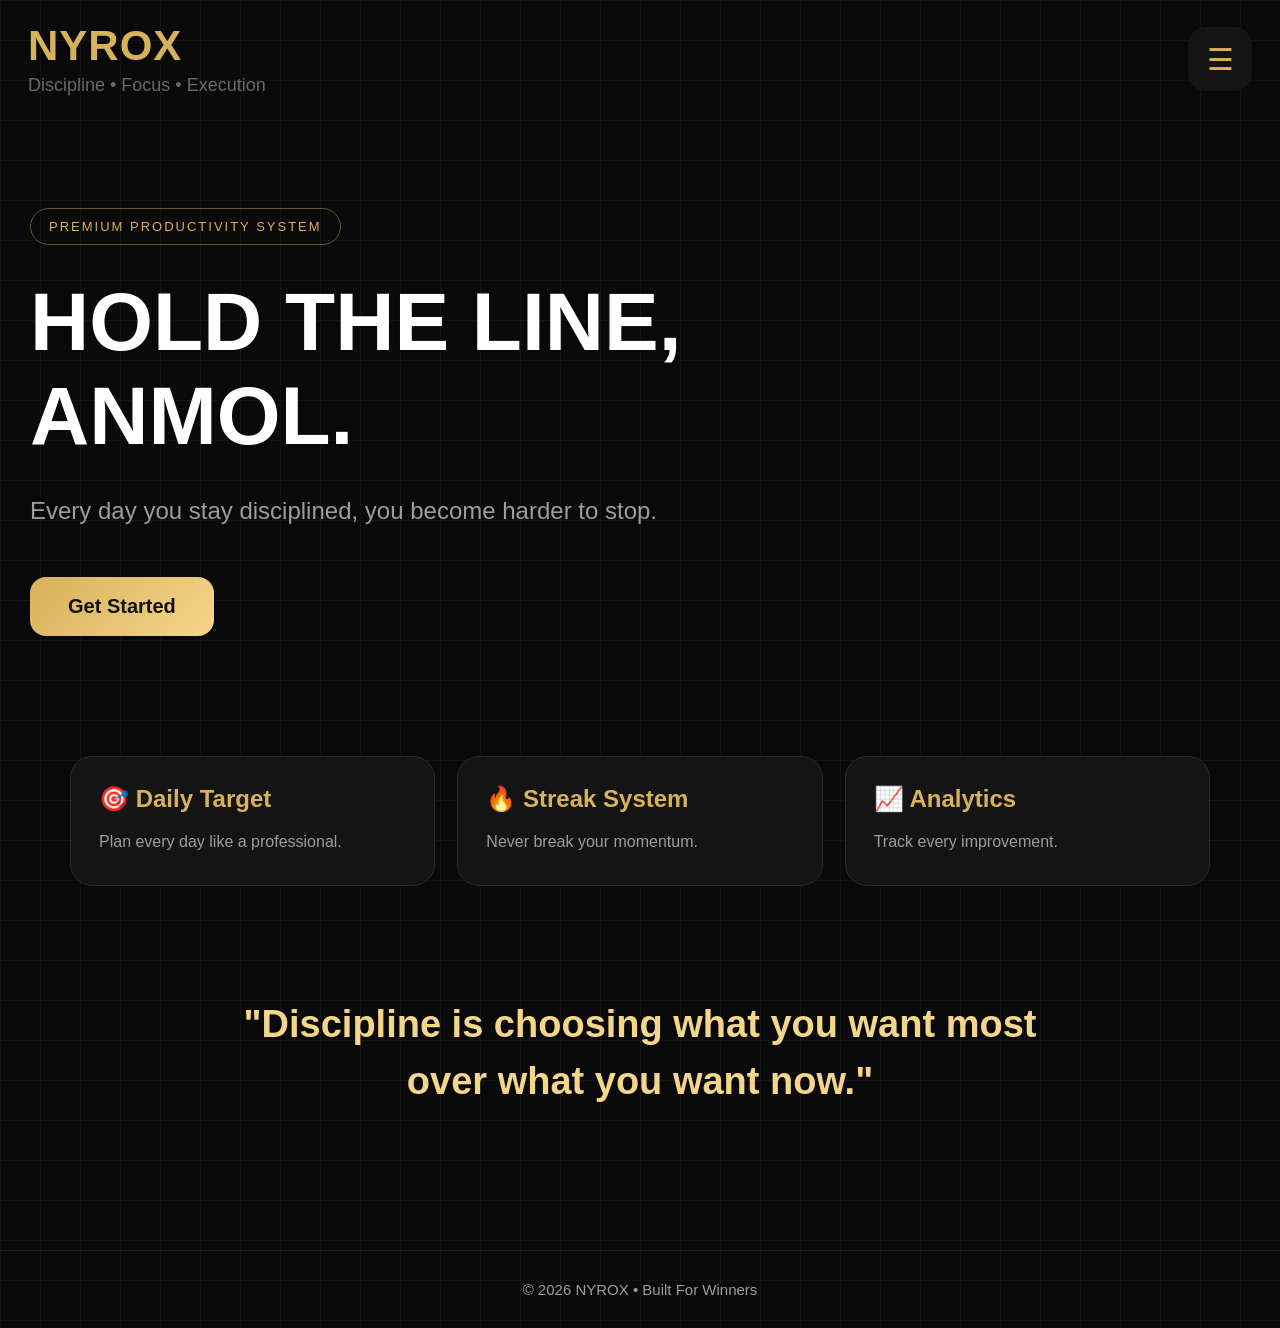
<file: index.html>
<!DOCTYPE html>
<html lang="en">

<head>

<meta charset="UTF-8">
<meta name="viewport" content="width=device-width, initial-scale=1.0">

<title>NYROX</title>

<link rel="stylesheet" href="style.css">

</head>

<body>

<!-- Background -->

<div class="background-grid"></div>

<!-- Sidebar Overlay -->

<div class="overlay"></div>

<!-- Sidebar -->

<div class="sidebar">

<h2>NYROX</h2>

<a href="index.html">🏠 Home</a>

<a href="dashboard.html">🎯 Challenges</a>

<a href="analytics.html">📊 Analytics</a>

<a href="settings.html">⚙️ Settings</a>

<a href="#">⭐ Premium</a>

</div>

<!-- Header -->

<header class="header">

<div class="logo">

<h1>NYROX</h1>

<p>Discipline • Focus • Execution</p>

</div>

<button class="menu-btn">

☰

</button>

</header>

<!-- Hero -->

<section class="hero">

<span class="badge">

PREMIUM PRODUCTIVITY SYSTEM

</span>

<h2>

HOLD THE LINE,<br>
ANMOL.

</h2>

<p>

Every day you stay disciplined,
you become harder to stop.

</p>

<button class="start-btn">

Get Started →

</button>

</section>

<!-- Features -->

<section class="features">

<div class="feature-card">

<h3>🎯 Daily Target</h3>

<p>

Plan every day like a professional.

</p>

</div>

<div class="feature-card">

<h3>🔥 Streak System</h3>

<p>

Never break your momentum.

</p>

</div>

<div class="feature-card">

<h3>📈 Analytics</h3>

<p>

Track every improvement.

</p>

</div>

</section>

<!-- Quote -->

<section class="quote">

<h2>

"Discipline is choosing what you want most
over what you want now."

</h2>

</section>

<!-- Footer -->

<footer>

<p>

© 2026 NYROX • Built For Winners

</p>

</footer>

<script src="script.js"></script>

</body>

</html>
</file>
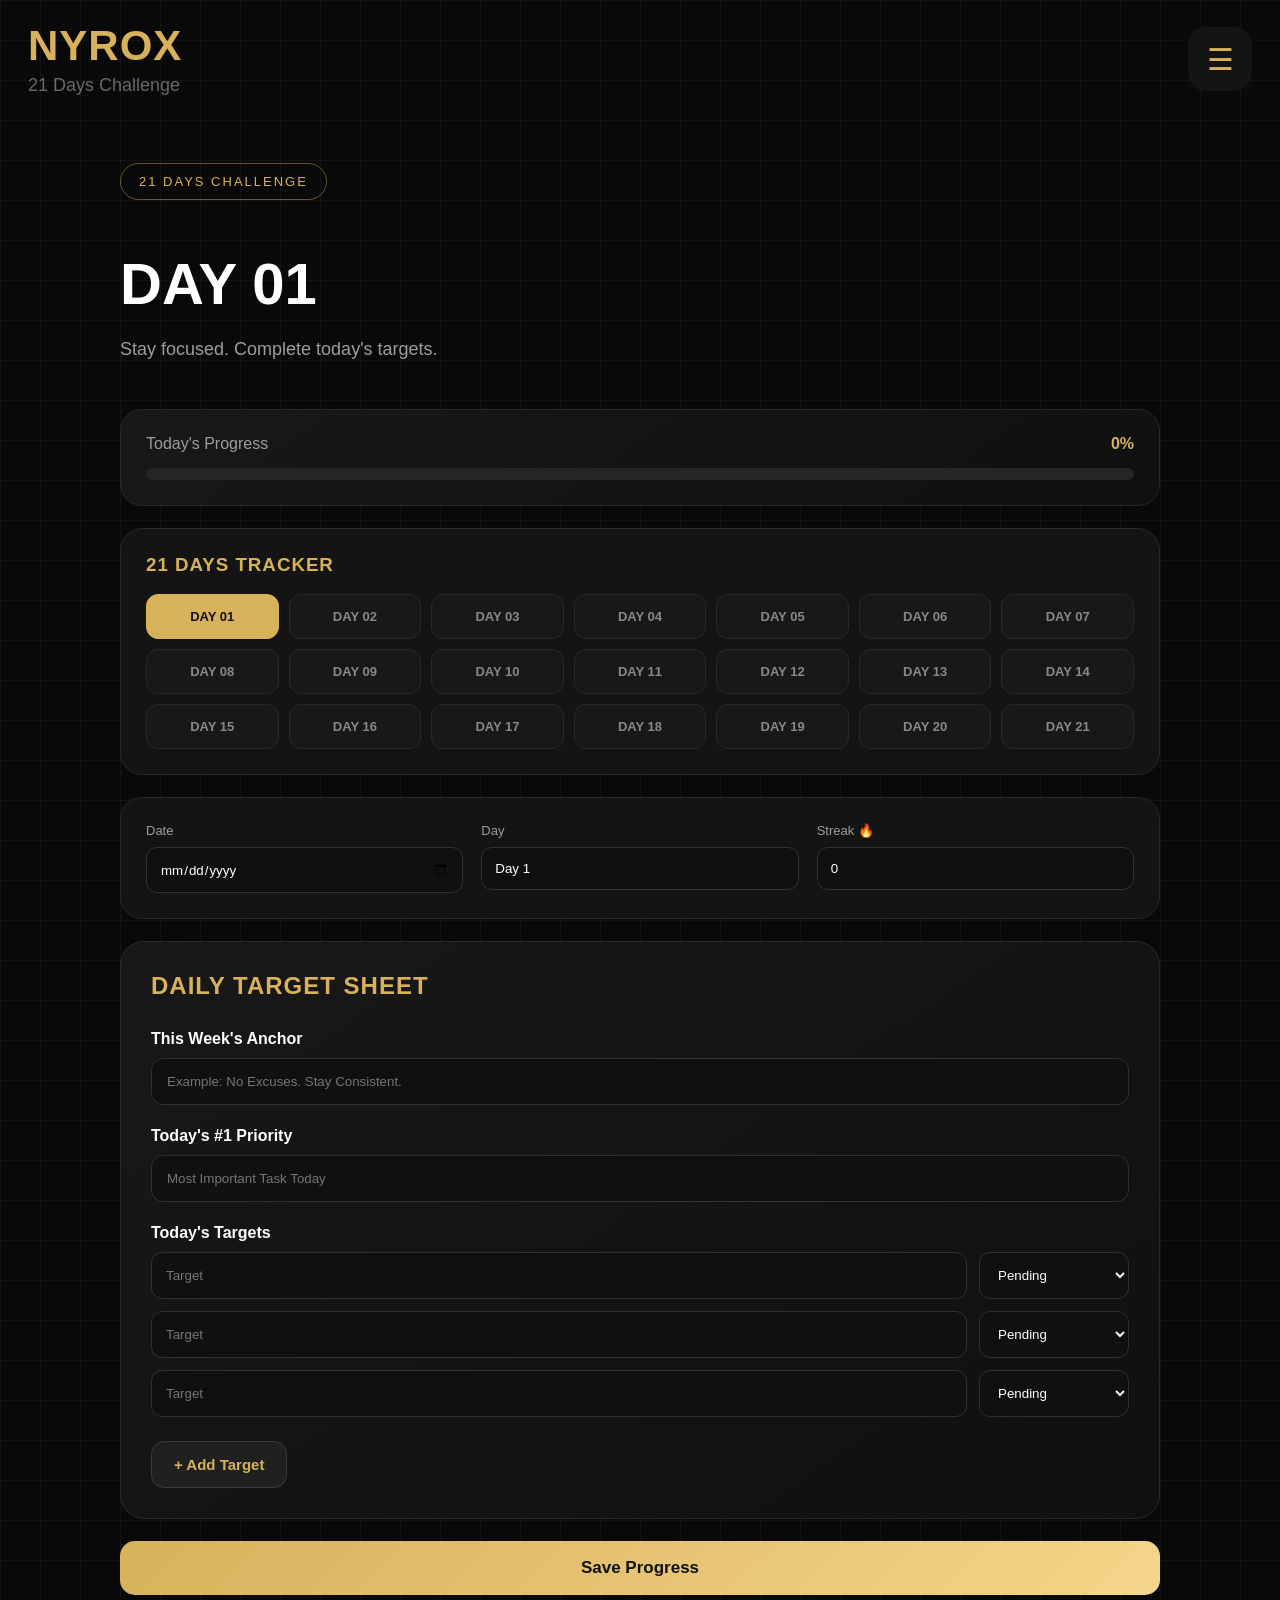
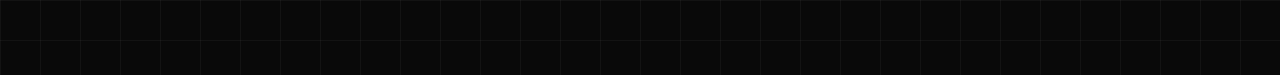
<file: 21days.html>
<!DOCTYPE html>
<html lang="en">

<head>

<meta charset="UTF-8">
<meta name="viewport" content="width=device-width, initial-scale=1.0">

<title>NYROX — 21 Days</title>

<link rel="stylesheet" href="style.css">

</head>

<body>

<div class="background-grid"></div>

<div class="overlay"></div>

<!-- Sidebar -->

<div class="sidebar">

<h2>NYROX</h2>

<a href="index.html">🏠 Home</a>

<a href="dashboard.html">🎯 Challenges</a>

<a href="7days.html">🔥 7 Days</a>

<a href="21days.html">⚡ 21 Days</a>

<a href="analytics.html">📊 Analytics</a>

<a href="settings.html">⚙️ Settings</a>

</div>


<!-- Header -->

<header class="header">

<div class="logo">

<h1>NYROX</h1>

<p>21 Days Challenge</p>

</div>

<button class="menu-btn">
☰
</button>

</header>


<!-- 21 Days Dashboard -->

<main class="daily-page">

<div class="page-heading">

<span class="badge">
21 DAYS CHALLENGE
</span>

<h2>
DAY <span id="currentDay">01</span>
</h2>

<p>
Stay focused. Complete today's targets.
</p>

</div>


<!-- Progress -->

<section class="progress-card">

<div class="progress-top">

<span>Today's Progress</span>

<span id="progressPercent">0%</span>

</div>

<div class="progress-bar">

<div
class="progress-fill"
id="progressFill">
</div>

</div>

</section>


<!-- 21 Days Tracker -->

<section class="week-tracker-card">

<h3>21 DAYS TRACKER</h3>

<div class="week-tracker">

<div class="day active">DAY 01</div>

<div class="day">DAY 02</div>

<div class="day">DAY 03</div>

<div class="day">DAY 04</div>

<div class="day">DAY 05</div>

<div class="day">DAY 06</div>

<div class="day">DAY 07</div>

<div class="day">DAY 08</div>

<div class="day">DAY 09</div>

<div class="day">DAY 10</div>

<div class="day">DAY 11</div>

<div class="day">DAY 12</div>

<div class="day">DAY 13</div>

<div class="day">DAY 14</div>

<div class="day">DAY 15</div>

<div class="day">DAY 16</div>

<div class="day">DAY 17</div>

<div class="day">DAY 18</div>

<div class="day">DAY 19</div>

<div class="day">DAY 20</div>

<div class="day">DAY 21</div>

</div>

</section>


<!-- Info -->

<section class="info-card">

<div class="info-item">

<label>Date</label>

<input type="date" id="targetDate">

</div>


<div class="info-item">

<label>Day</label>

<input
type="text"
id="dayName"
placeholder="Day 1">

</div>


<div class="info-item">

<label>Streak 🔥</label>

<input
type="number"
id="streak"
value="1"
min="0">

</div>

</section>


<!-- Target Sheet -->

<section class="target-sheet">

<h2>DAILY TARGET SHEET</h2>


<h3>This Week's Anchor</h3>

<input
type="text"
class="full-input"
id="weeklyAnchor"
placeholder="Example: No Excuses. Stay Consistent.">


<h3>Today's #1 Priority</h3>

<input
type="text"
class="full-input"
id="topPriority"
placeholder="Most Important Task Today">


<h3>Today's Targets</h3>


<div id="taskList">


<div class="target-row">

<input
type="text"
placeholder="Target 1"
class="task-input">

<select class="task-status">

<option>Pending</option>

<option>Done</option>

<option>Partial</option>

<option>Missed</option>

</select>

</div>


<div class="target-row">

<input
type="text"
placeholder="Target 2"
class="task-input">

<select class="task-status">

<option>Pending</option>

<option>Done</option>

<option>Partial</option>

<option>Missed</option>

</select>

</div>


<div class="target-row">

<input
type="text"
placeholder="Target 3"
class="task-input">

<select class="task-status">

<option>Pending</option>

<option>Done</option>

<option>Partial</option>

<option>Missed</option>

</select>

</div>


</div>


<button
class="challenge-btn"
id="addTask">

+ Add Target

</button>


</section>


<!-- Save -->

<button
class="save-btn"
id="saveProgress">

Save Progress

</button>


</main>


<script src="21days.js"></script>

</body>

</html>
</file>
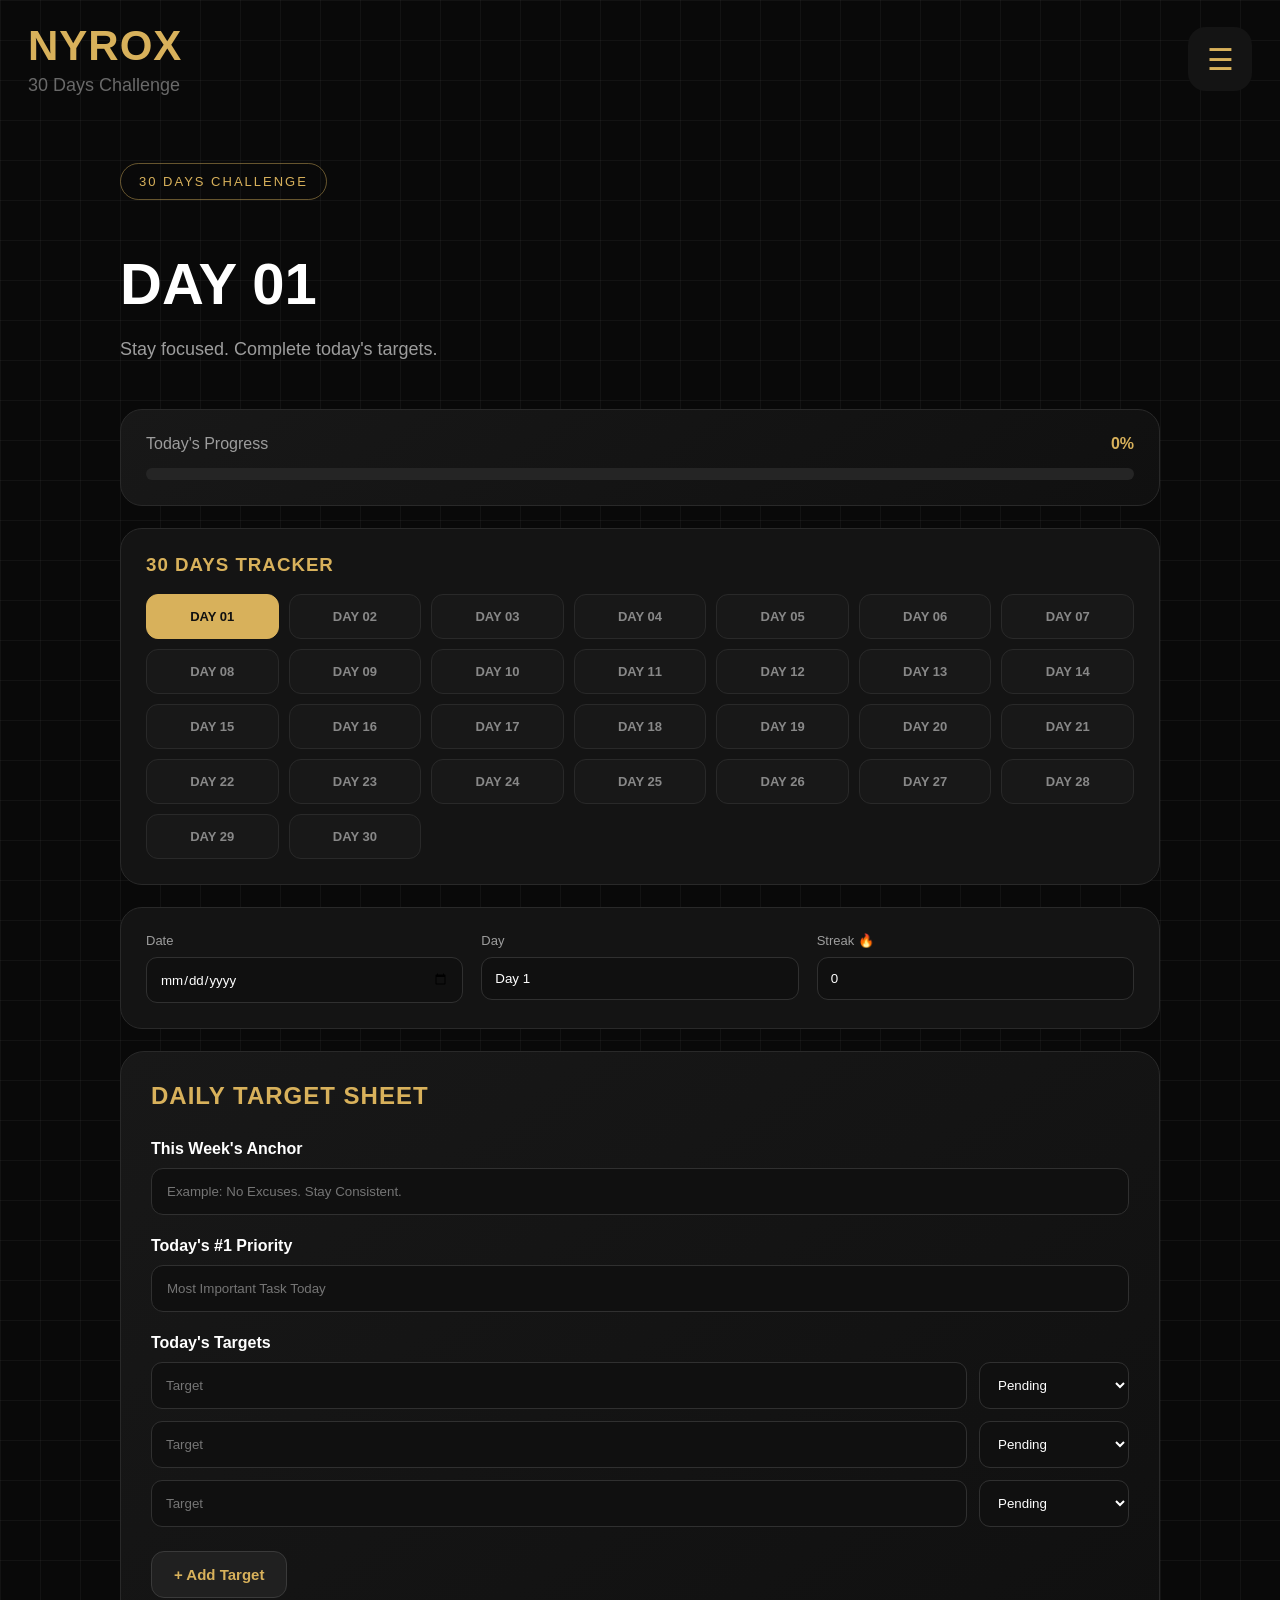
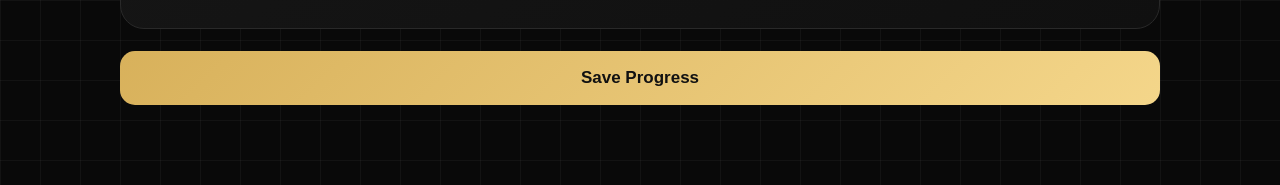
<file: 30days.html>
<!DOCTYPE html>
<html lang="en">

<head>

<meta charset="UTF-8">
<meta name="viewport" content="width=device-width, initial-scale=1.0">

<title>NYROX — 30 Days</title>

<link rel="stylesheet" href="style.css">

</head>

<body>

<div class="background-grid"></div>

<div class="overlay"></div>


<!-- ================= SIDEBAR ================= -->

<div class="sidebar">

<h2>NYROX</h2>

<a href="index.html">🏠 Home</a>

<a href="dashboard.html">🎯 Challenges</a>

<a href="7days.html">🔥 7 Days</a>

<a href="21days.html">⚡ 21 Days</a>

<a href="30days.html">🚀 30 Days</a>

<a href="45days.html">💎 45 Days</a>

<a href="90days.html">👑 90 Days</a>

<a href="analytics.html">📊 Analytics</a>

<a href="settings.html">⚙️ Settings</a>

</div>


<!-- ================= HEADER ================= -->

<header class="header">

<div class="logo">

<h1>NYROX</h1>

<p>30 Days Challenge</p>

</div>

<button class="menu-btn">
☰
</button>

</header>


<!-- ================= 30 DAYS DASHBOARD ================= -->

<main class="daily-page">


<!-- PAGE HEADING -->

<div class="page-heading">

<span class="badge">
30 DAYS CHALLENGE
</span>

<h2>
DAY <span id="currentDay">01</span>
</h2>

<p>
Stay focused. Complete today's targets.
</p>

</div>


<!-- ================= PROGRESS ================= -->

<section class="progress-card">

<div class="progress-top">

<span>Today's Progress</span>

<span id="progressPercent">0%</span>

</div>

<div class="progress-bar">

<div
class="progress-fill"
id="progressFill">
</div>

</div>

</section>


<!-- ================= 30 DAYS TRACKER ================= -->

<section class="week-tracker-card">

<h3>30 DAYS TRACKER</h3>

<div class="week-tracker">

<div class="day active">DAY 01</div>
<div class="day">DAY 02</div>
<div class="day">DAY 03</div>
<div class="day">DAY 04</div>
<div class="day">DAY 05</div>
<div class="day">DAY 06</div>
<div class="day">DAY 07</div>
<div class="day">DAY 08</div>
<div class="day">DAY 09</div>
<div class="day">DAY 10</div>
<div class="day">DAY 11</div>
<div class="day">DAY 12</div>
<div class="day">DAY 13</div>
<div class="day">DAY 14</div>
<div class="day">DAY 15</div>
<div class="day">DAY 16</div>
<div class="day">DAY 17</div>
<div class="day">DAY 18</div>
<div class="day">DAY 19</div>
<div class="day">DAY 20</div>
<div class="day">DAY 21</div>
<div class="day">DAY 22</div>
<div class="day">DAY 23</div>
<div class="day">DAY 24</div>
<div class="day">DAY 25</div>
<div class="day">DAY 26</div>
<div class="day">DAY 27</div>
<div class="day">DAY 28</div>
<div class="day">DAY 29</div>
<div class="day">DAY 30</div>

</div>

</section>


<!-- ================= INFO ================= -->

<section class="info-card">


<div class="info-item">

<label>Date</label>

<input
type="date"
id="targetDate">

</div>


<div class="info-item">

<label>Day</label>

<input
type="text"
id="dayName"
placeholder="Day 1">

</div>


<div class="info-item">

<label>Streak 🔥</label>

<input
type="number"
id="streak"
value="0"
min="0"
readonly>

</div>


</section>


<!-- ================= TARGET SHEET ================= -->

<section class="target-sheet">

<h2>DAILY TARGET SHEET</h2>


<h3>This Week's Anchor</h3>

<input
type="text"
class="full-input"
id="weeklyAnchor"
placeholder="Example: No Excuses. Stay Consistent.">


<h3>Today's #1 Priority</h3>

<input
type="text"
class="full-input"
id="topPriority"
placeholder="Most Important Task Today">


<h3>Today's Targets</h3>


<div id="taskList">


<!-- TARGET 1 -->

<div class="target-row">

<input
type="text"
placeholder="Target 1"
class="task-input">

<select class="task-status">

<option value="Pending">Pending</option>

<option value="Done">Done</option>

<option value="Partial">Partial</option>

<option value="Missed">Missed</option>

</select>

</div>


<!-- TARGET 2 -->

<div class="target-row">

<input
type="text"
placeholder="Target 2"
class="task-input">

<select class="task-status">

<option value="Pending">Pending</option>

<option value="Done">Done</option>

<option value="Partial">Partial</option>

<option value="Missed">Missed</option>

</select>

</div>


<!-- TARGET 3 -->

<div class="target-row">

<input
type="text"
placeholder="Target 3"
class="task-input">

<select class="task-status">

<option value="Pending">Pending</option>

<option value="Done">Done</option>

<option value="Partial">Partial</option>

<option value="Missed">Missed</option>

</select>

</div>


</div>


<!-- ADD TARGET -->

<button
class="challenge-btn"
id="addTask">

+ Add Target

</button>


</section>


<!-- ================= SAVE ================= -->

<button
class="save-btn"
id="saveProgress">

Save Progress

</button>


</main>


<!-- ================= SCRIPT ================= -->

<script src="30days.js"></script>

</body>

</html>
</file>
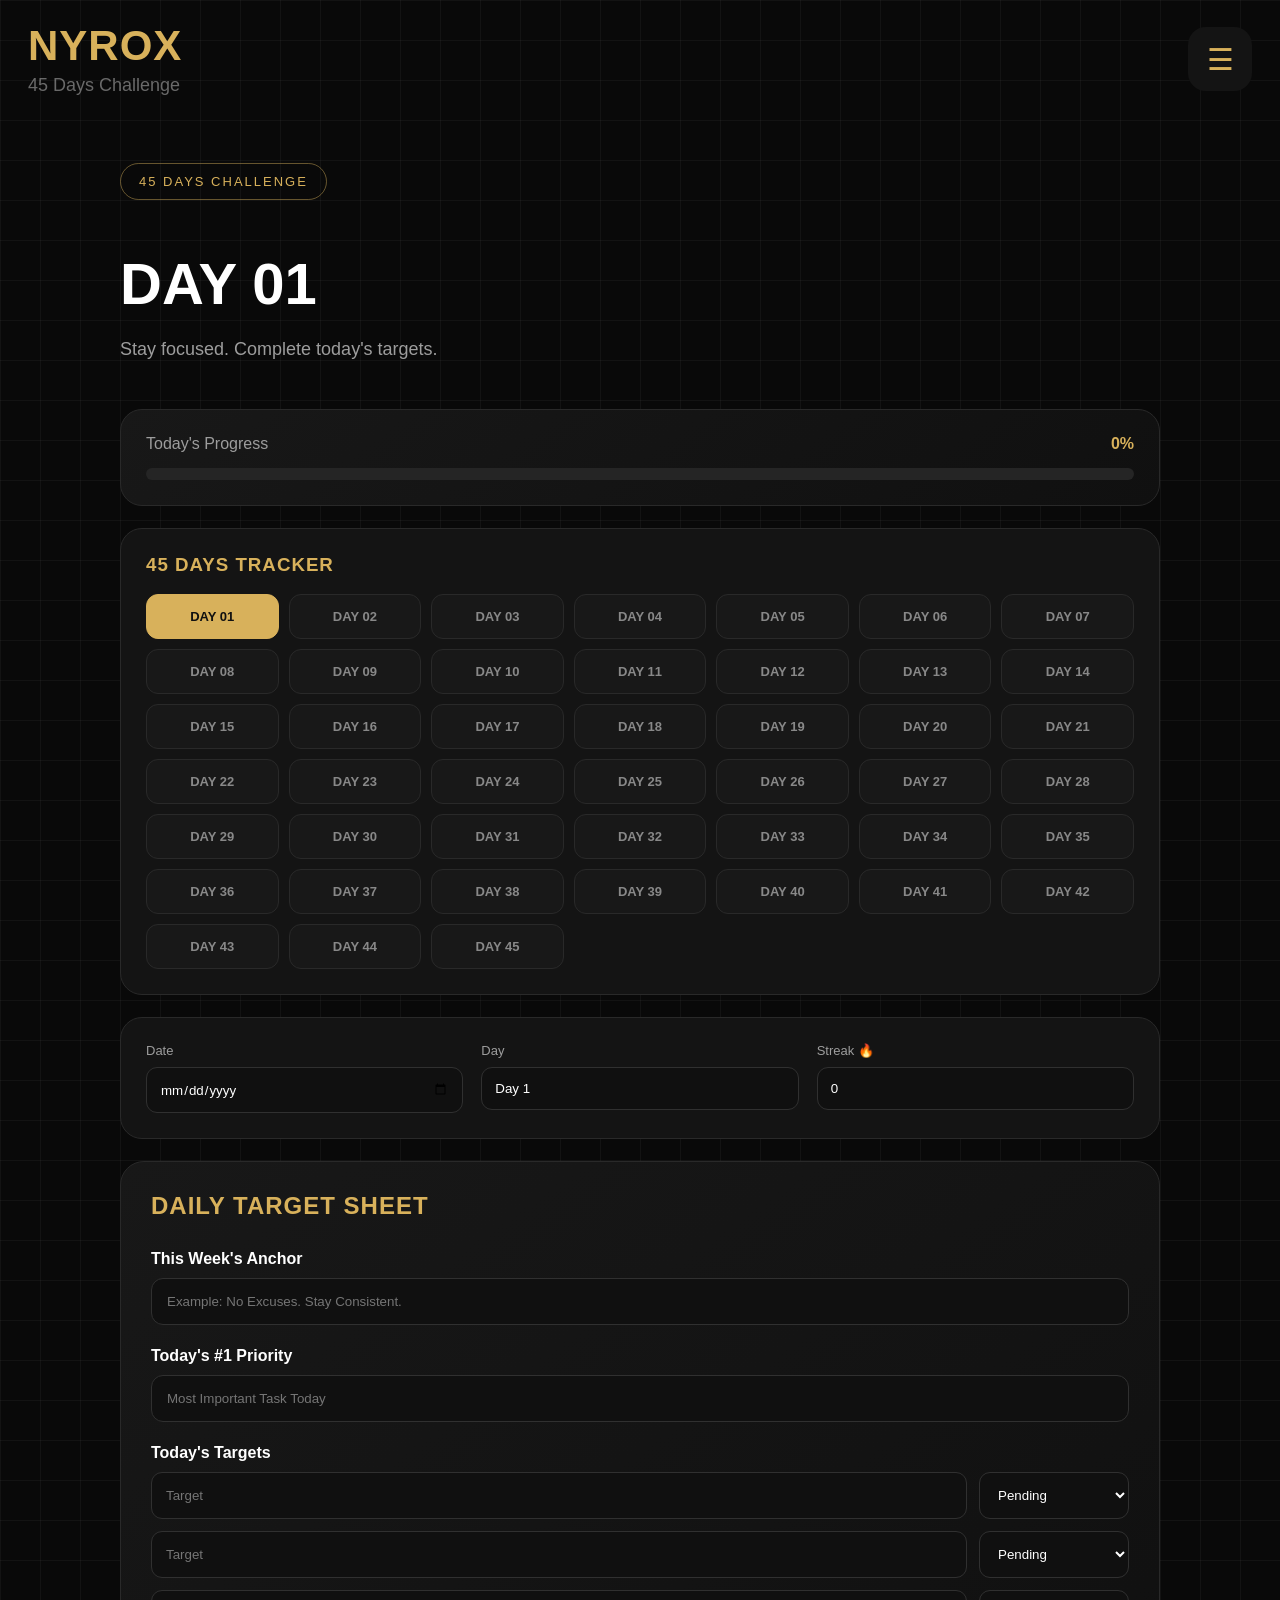
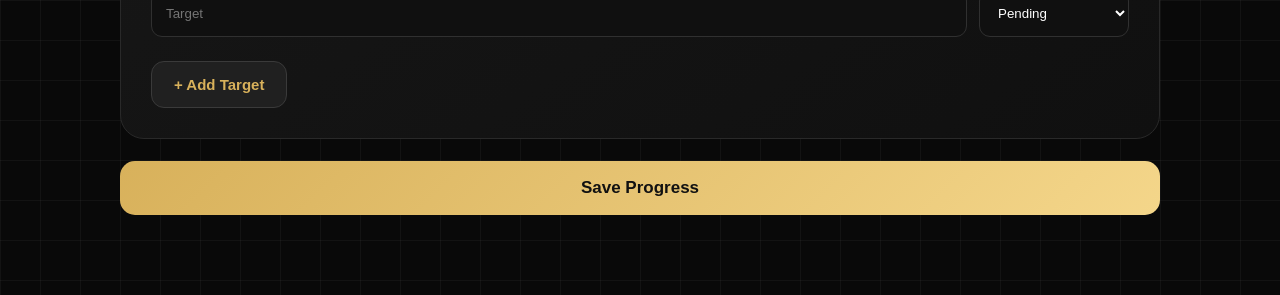
<file: 45days.html>
<!DOCTYPE html>
<html lang="en">

<head>

<meta charset="UTF-8">
<meta name="viewport" content="width=device-width, initial-scale=1.0">

<title>NYROX — 45 Days</title>

<link rel="stylesheet" href="style.css">

</head>

<body>

<div class="background-grid"></div>

<div class="overlay"></div>


<!-- =================================================
     SIDEBAR
================================================= -->

<div class="sidebar">

<h2>NYROX</h2>

<a href="index.html">🏠 Home</a>

<a href="dashboard.html">🎯 Challenges</a>

<a href="7days.html">🔥 7 Days</a>

<a href="21days.html">⚡ 21 Days</a>

<a href="30days.html">🚀 30 Days</a>

<a href="45days.html">💎 45 Days</a>

<a href="analytics.html">📊 Analytics</a>

<a href="settings.html">⚙️ Settings</a>

</div>


<!-- =================================================
     HEADER
================================================= -->

<header class="header">

<div class="logo">

<h1>NYROX</h1>

<p>45 Days Challenge</p>

</div>

<button class="menu-btn">
☰
</button>

</header>


<!-- =================================================
     45 DAYS DASHBOARD
================================================= -->

<main class="daily-page">


<!-- PAGE HEADING -->

<div class="page-heading">

<span class="badge">
45 DAYS CHALLENGE
</span>

<h2>
DAY <span id="currentDay">01</span>
</h2>

<p>
Stay focused. Complete today's targets.
</p>

</div>


<!-- =================================================
     PROGRESS
================================================= -->

<section class="progress-card">

<div class="progress-top">

<span>Today's Progress</span>

<span id="progressPercent">0%</span>

</div>

<div class="progress-bar">

<div
class="progress-fill"
id="progressFill">
</div>

</div>

</section>


<!-- =================================================
     45 DAYS TRACKER
================================================= -->

<section class="week-tracker-card">

<h3>45 DAYS TRACKER</h3>

<div class="week-tracker">


<div class="day active">DAY 01</div>
<div class="day">DAY 02</div>
<div class="day">DAY 03</div>
<div class="day">DAY 04</div>
<div class="day">DAY 05</div>
<div class="day">DAY 06</div>
<div class="day">DAY 07</div>
<div class="day">DAY 08</div>
<div class="day">DAY 09</div>
<div class="day">DAY 10</div>

<div class="day">DAY 11</div>
<div class="day">DAY 12</div>
<div class="day">DAY 13</div>
<div class="day">DAY 14</div>
<div class="day">DAY 15</div>
<div class="day">DAY 16</div>
<div class="day">DAY 17</div>
<div class="day">DAY 18</div>
<div class="day">DAY 19</div>
<div class="day">DAY 20</div>

<div class="day">DAY 21</div>
<div class="day">DAY 22</div>
<div class="day">DAY 23</div>
<div class="day">DAY 24</div>
<div class="day">DAY 25</div>
<div class="day">DAY 26</div>
<div class="day">DAY 27</div>
<div class="day">DAY 28</div>
<div class="day">DAY 29</div>
<div class="day">DAY 30</div>

<div class="day">DAY 31</div>
<div class="day">DAY 32</div>
<div class="day">DAY 33</div>
<div class="day">DAY 34</div>
<div class="day">DAY 35</div>
<div class="day">DAY 36</div>
<div class="day">DAY 37</div>
<div class="day">DAY 38</div>
<div class="day">DAY 39</div>
<div class="day">DAY 40</div>

<div class="day">DAY 41</div>
<div class="day">DAY 42</div>
<div class="day">DAY 43</div>
<div class="day">DAY 44</div>
<div class="day">DAY 45</div>


</div>

</section>


<!-- =================================================
     INFO
================================================= -->

<section class="info-card">


<div class="info-item">

<label>Date</label>

<input
type="date"
id="targetDate">

</div>


<div class="info-item">

<label>Day</label>

<input
type="text"
id="dayName"
placeholder="Day 1">

</div>


<div class="info-item">

<label>Streak 🔥</label>

<input
type="number"
id="streak"
value="0"
min="0">

</div>


</section>


<!-- =================================================
     DAILY TARGET SHEET
================================================= -->

<section class="target-sheet">


<h2>DAILY TARGET SHEET</h2>


<!-- ANCHOR -->

<h3>This Week's Anchor</h3>

<input
type="text"
class="full-input"
id="weeklyAnchor"
placeholder="Example: No Excuses. Stay Consistent.">


<!-- PRIORITY -->

<h3>Today's #1 Priority</h3>

<input
type="text"
class="full-input"
id="topPriority"
placeholder="Most Important Task Today">


<!-- TARGETS -->

<h3>Today's Targets</h3>


<div id="taskList">


<!-- TARGET 1 -->

<div class="target-row">

<input
type="text"
placeholder="Target 1"
class="task-input">

<select class="task-status">

<option value="Pending">
Pending
</option>

<option value="Done">
Done
</option>

<option value="Partial">
Partial
</option>

<option value="Missed">
Missed
</option>

</select>

</div>


<!-- TARGET 2 -->

<div class="target-row">

<input
type="text"
placeholder="Target 2"
class="task-input">

<select class="task-status">

<option value="Pending">
Pending
</option>

<option value="Done">
Done
</option>

<option value="Partial">
Partial
</option>

<option value="Missed">
Missed
</option>

</select>

</div>


<!-- TARGET 3 -->

<div class="target-row">

<input
type="text"
placeholder="Target 3"
class="task-input">

<select class="task-status">

<option value="Pending">
Pending
</option>

<option value="Done">
Done
</option>

<option value="Partial">
Partial
</option>

<option value="Missed">
Missed
</option>

</select>

</div>


</div>


<!-- ADD TARGET -->

<button
class="challenge-btn"
id="addTask">

+ Add Target

</button>


</section>


<!-- =================================================
     SAVE
================================================= -->

<button
class="save-btn"
id="saveProgress">

Save Progress

</button>


</main>


<!-- =================================================
     45 DAYS JAVASCRIPT
================================================= -->

<script src="45days.js"></script>

</body>

</html>
</file>
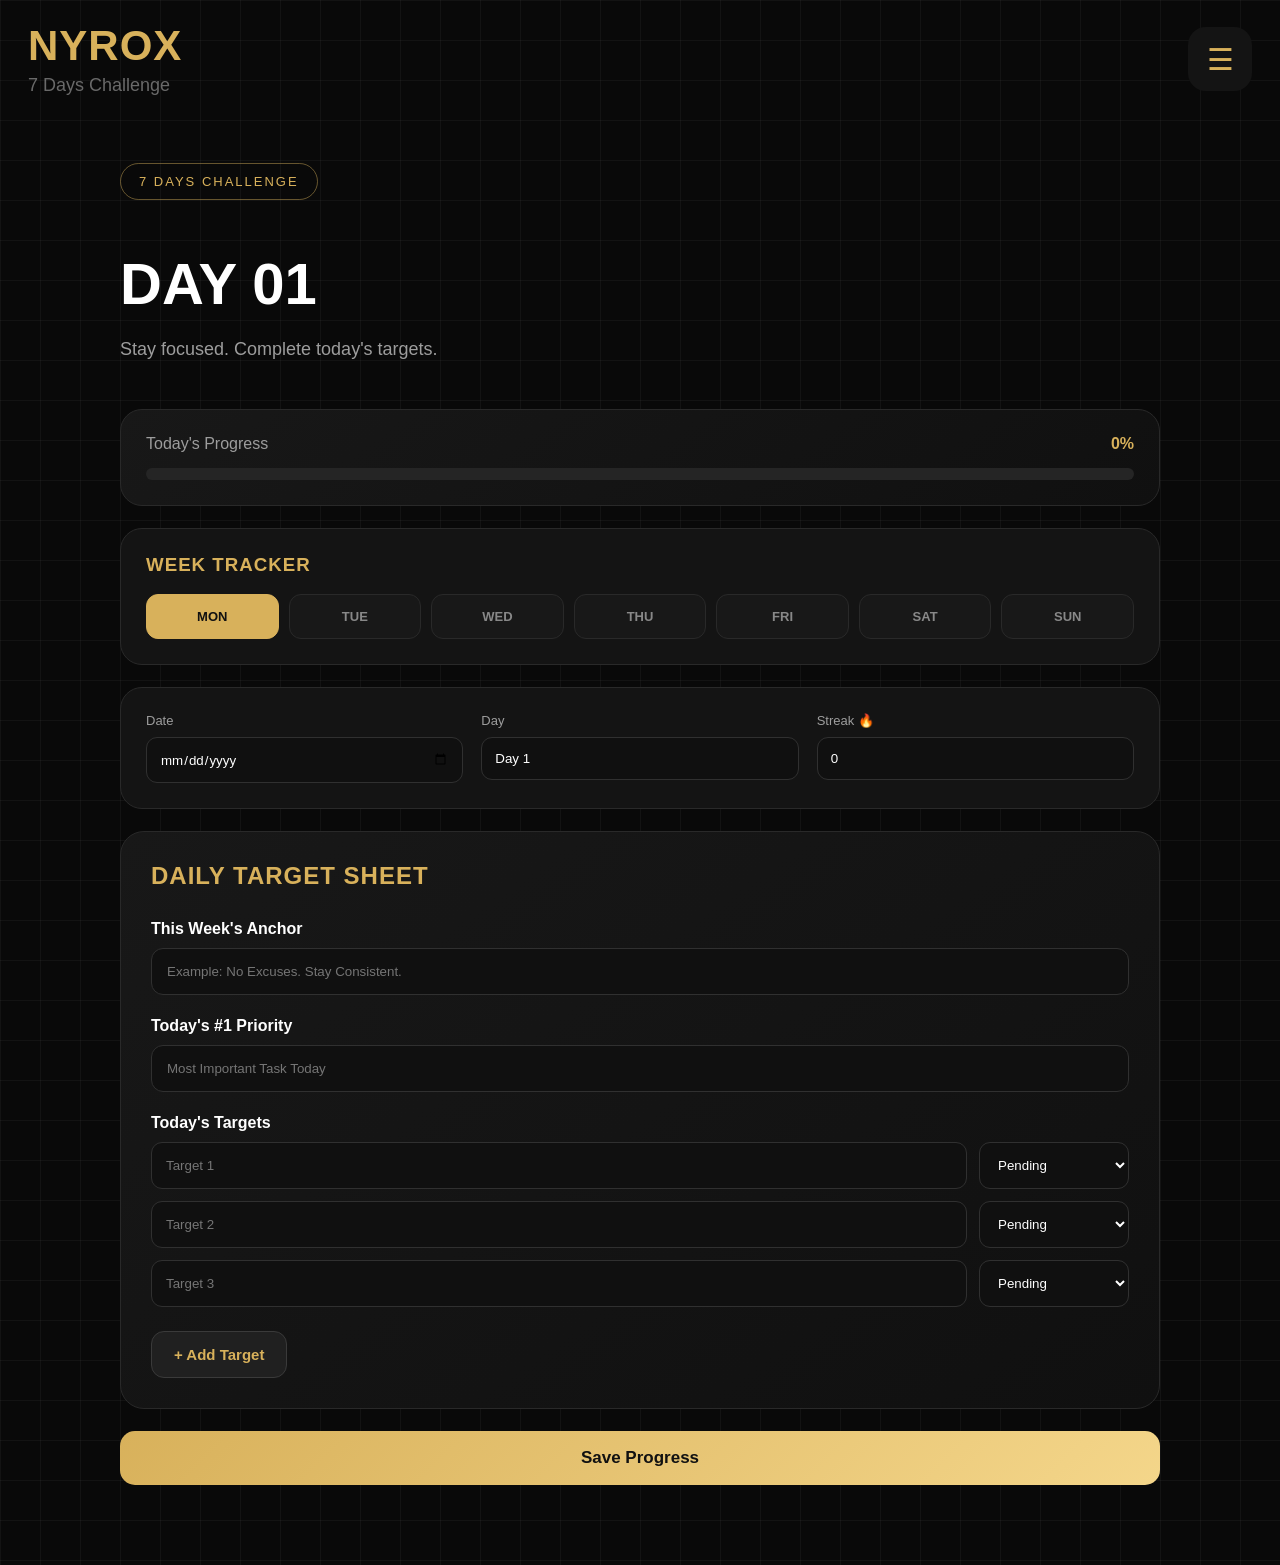
<file: 7days.html>
<!DOCTYPE html>
<html lang="en">

<head>

<meta charset="UTF-8">
<meta name="viewport" content="width=device-width, initial-scale=1.0">

<title>NYROX — 7 Days</title>

<link rel="stylesheet" href="style.css">

</head>

<body>

<div class="background-grid"></div>

<div class="overlay"></div>

<!-- Sidebar -->

<div class="sidebar">

<h2>NYROX</h2>

<a href="index.html">🏠 Home</a>

<a href="dashboard.html">🎯 Challenges</a>

<a href="7days.html">🔥 7 Days</a>

<a href="analytics.html">📊 Analytics</a>

<a href="settings.html">⚙️ Settings</a>

</div>


<!-- Header -->

<header class="header">

<div class="logo">

<h1>NYROX</h1>

<p>7 Days Challenge</p>

</div>

<button class="menu-btn">
☰
</button>

</header>


<!-- 7 Days Dashboard -->

<main class="daily-page">

<div class="page-heading">

<span class="badge">
7 DAYS CHALLENGE
</span>

<h2>
DAY <span id="currentDay">01</span>
</h2>

<p>
Stay focused. Complete today's targets.
</p>

</div>


<!-- Progress -->

<section class="progress-card">

<div class="progress-top">

<span>Today's Progress</span>

<span id="progressPercent">0%</span>

</div>

<div class="progress-bar">

<div
class="progress-fill"
id="progressFill">
</div>

</div>

</section>


<!-- Week Tracker -->

<section class="week-tracker-card">

<h3>WEEK TRACKER</h3>

<div class="week-tracker">

<div class="day active">MON</div>

<div class="day">TUE</div>

<div class="day">WED</div>

<div class="day">THU</div>

<div class="day">FRI</div>

<div class="day">SAT</div>

<div class="day">SUN</div>

</div>

</section>


<!-- Info -->

<section class="info-card">

<div class="info-item">

<label>Date</label>

<input type="date" id="targetDate">

</div>


<div class="info-item">

<label>Day</label>

<input
type="text"
id="dayName"
placeholder="Day 1">

</div>


<div class="info-item">

<label>Streak 🔥</label>

<input
type="number"
id="streak"
value="1"
min="0">

</div>

</section>


<!-- Target Sheet -->

<section class="target-sheet">

<h2>DAILY TARGET SHEET</h2>


<h3>This Week's Anchor</h3>

<input
type="text"
class="full-input"
id="weeklyAnchor"
placeholder="Example: No Excuses. Stay Consistent.">


<h3>Today's #1 Priority</h3>

<input
type="text"
class="full-input"
id="topPriority"
placeholder="Most Important Task Today">


<h3>Today's Targets</h3>


<div id="taskList">


<div class="target-row">

<input
type="text"
placeholder="Target 1"
class="task-input">

<select class="task-status">

<option>Pending</option>

<option>Done</option>

<option>Partial</option>

<option>Missed</option>

</select>

</div>


<div class="target-row">

<input
type="text"
placeholder="Target 2"
class="task-input">

<select class="task-status">

<option>Pending</option>

<option>Done</option>

<option>Partial</option>

<option>Missed</option>

</select>

</div>


<div class="target-row">

<input
type="text"
placeholder="Target 3"
class="task-input">

<select class="task-status">

<option>Pending</option>

<option>Done</option>

<option>Partial</option>

<option>Missed</option>

</select>

</div>


</div>


<button
class="challenge-btn"
id="addTask">

+ Add Target

</button>



</section>


<!-- Save -->

<button
class="save-btn"
id="saveProgress">

Save Progress

</button>


</main>


<script src="script.js"></script>

</body>

</html>
</file>
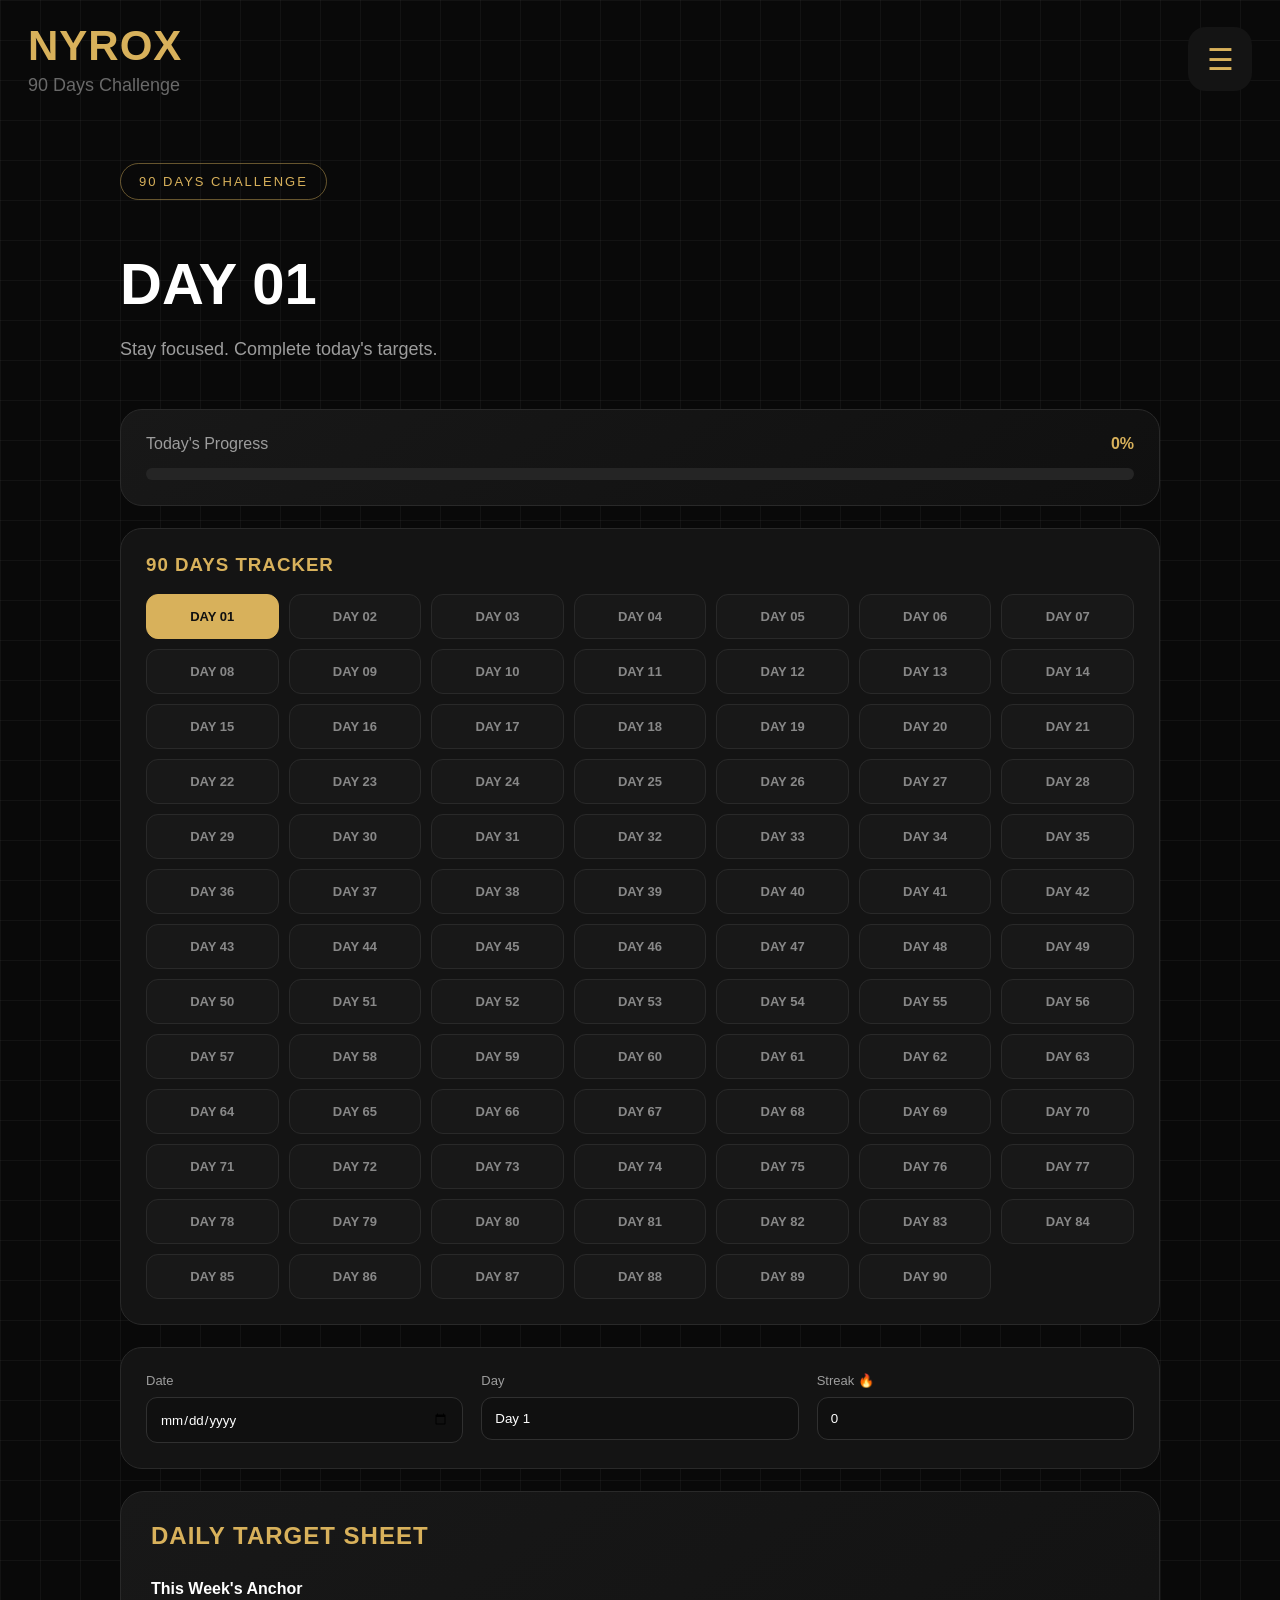
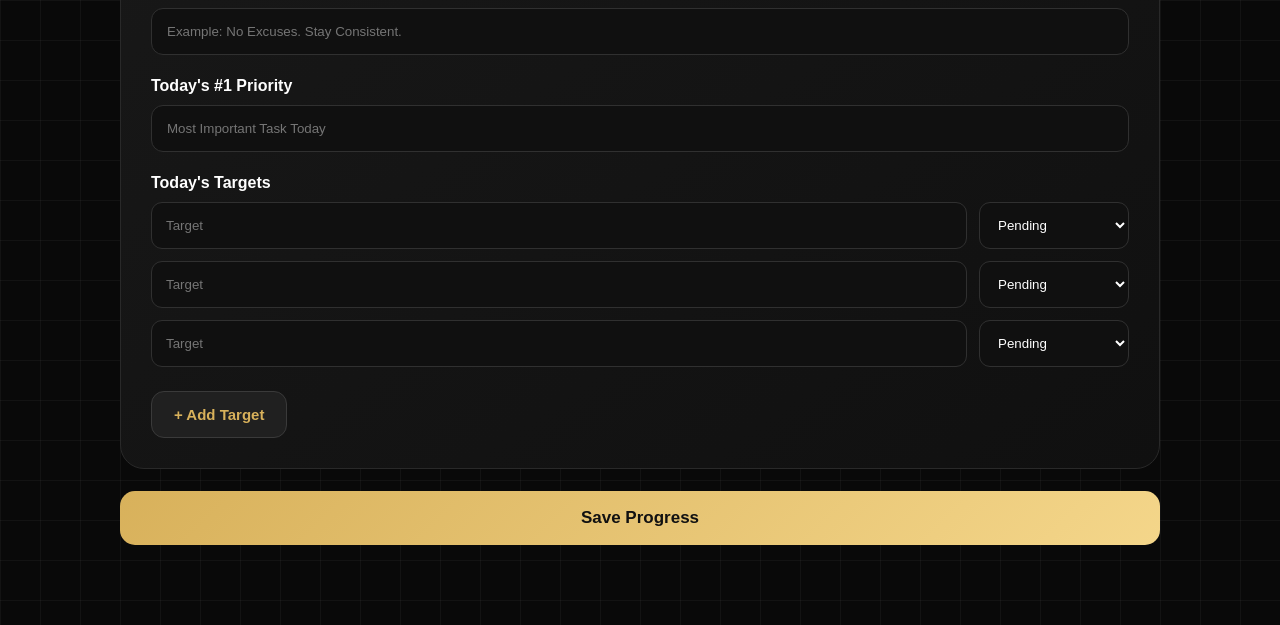
<file: 90days.html>
<!DOCTYPE html>
<html lang="en">

<head>

<meta charset="UTF-8">
<meta name="viewport" content="width=device-width, initial-scale=1.0">

<title>NYROX — 90 Days</title>

<link rel="stylesheet" href="style.css">

</head>

<body>

<div class="background-grid"></div>

<div class="overlay"></div>


<!-- =================================================
     SIDEBAR
================================================= -->

<div class="sidebar">

<h2>NYROX</h2>

<a href="index.html">🏠 Home</a>

<a href="dashboard.html">🎯 Challenges</a>

<a href="7days.html">🔥 7 Days</a>

<a href="21days.html">⚡ 21 Days</a>

<a href="30days.html">🚀 30 Days</a>

<a href="45days.html">💎 45 Days</a>

<a href="90days.html">👑 90 Days</a>

<a href="analytics.html">📊 Analytics</a>

<a href="settings.html">⚙️ Settings</a>

</div>


<!-- =================================================
     HEADER
================================================= -->

<header class="header">

<div class="logo">

<h1>NYROX</h1>

<p>90 Days Challenge</p>

</div>

<button class="menu-btn">
☰
</button>

</header>


<!-- =================================================
     90 DAYS DASHBOARD
================================================= -->

<main class="daily-page">


<!-- PAGE HEADING -->

<div class="page-heading">

<span class="badge">
90 DAYS CHALLENGE
</span>

<h2>
DAY <span id="currentDay">01</span>
</h2>

<p>
Stay focused. Complete today's targets.
</p>

</div>


<!-- =================================================
     PROGRESS
================================================= -->

<section class="progress-card">

<div class="progress-top">

<span>Today's Progress</span>

<span id="progressPercent">0%</span>

</div>

<div class="progress-bar">

<div
class="progress-fill"
id="progressFill">
</div>

</div>

</section>


<!-- =================================================
     90 DAYS TRACKER
================================================= -->

<section class="week-tracker-card">

<h3>90 DAYS TRACKER</h3>

<div class="week-tracker">

<div class="day active">DAY 01</div>
<div class="day">DAY 02</div>
<div class="day">DAY 03</div>
<div class="day">DAY 04</div>
<div class="day">DAY 05</div>
<div class="day">DAY 06</div>
<div class="day">DAY 07</div>
<div class="day">DAY 08</div>
<div class="day">DAY 09</div>
<div class="day">DAY 10</div>

<div class="day">DAY 11</div>
<div class="day">DAY 12</div>
<div class="day">DAY 13</div>
<div class="day">DAY 14</div>
<div class="day">DAY 15</div>
<div class="day">DAY 16</div>
<div class="day">DAY 17</div>
<div class="day">DAY 18</div>
<div class="day">DAY 19</div>
<div class="day">DAY 20</div>

<div class="day">DAY 21</div>
<div class="day">DAY 22</div>
<div class="day">DAY 23</div>
<div class="day">DAY 24</div>
<div class="day">DAY 25</div>
<div class="day">DAY 26</div>
<div class="day">DAY 27</div>
<div class="day">DAY 28</div>
<div class="day">DAY 29</div>
<div class="day">DAY 30</div>

<div class="day">DAY 31</div>
<div class="day">DAY 32</div>
<div class="day">DAY 33</div>
<div class="day">DAY 34</div>
<div class="day">DAY 35</div>
<div class="day">DAY 36</div>
<div class="day">DAY 37</div>
<div class="day">DAY 38</div>
<div class="day">DAY 39</div>
<div class="day">DAY 40</div>

<div class="day">DAY 41</div>
<div class="day">DAY 42</div>
<div class="day">DAY 43</div>
<div class="day">DAY 44</div>
<div class="day">DAY 45</div>
<div class="day">DAY 46</div>
<div class="day">DAY 47</div>
<div class="day">DAY 48</div>
<div class="day">DAY 49</div>
<div class="day">DAY 50</div>

<div class="day">DAY 51</div>
<div class="day">DAY 52</div>
<div class="day">DAY 53</div>
<div class="day">DAY 54</div>
<div class="day">DAY 55</div>
<div class="day">DAY 56</div>
<div class="day">DAY 57</div>
<div class="day">DAY 58</div>
<div class="day">DAY 59</div>
<div class="day">DAY 60</div>

<div class="day">DAY 61</div>
<div class="day">DAY 62</div>
<div class="day">DAY 63</div>
<div class="day">DAY 64</div>
<div class="day">DAY 65</div>
<div class="day">DAY 66</div>
<div class="day">DAY 67</div>
<div class="day">DAY 68</div>
<div class="day">DAY 69</div>
<div class="day">DAY 70</div>

<div class="day">DAY 71</div>
<div class="day">DAY 72</div>
<div class="day">DAY 73</div>
<div class="day">DAY 74</div>
<div class="day">DAY 75</div>
<div class="day">DAY 76</div>
<div class="day">DAY 77</div>
<div class="day">DAY 78</div>
<div class="day">DAY 79</div>
<div class="day">DAY 80</div>

<div class="day">DAY 81</div>
<div class="day">DAY 82</div>
<div class="day">DAY 83</div>
<div class="day">DAY 84</div>
<div class="day">DAY 85</div>
<div class="day">DAY 86</div>
<div class="day">DAY 87</div>
<div class="day">DAY 88</div>
<div class="day">DAY 89</div>
<div class="day">DAY 90</div>

</div>

</section>


<!-- =================================================
     INFO
================================================= -->

<section class="info-card">

<div class="info-item">

<label>Date</label>

<input
type="date"
id="targetDate">

</div>


<div class="info-item">

<label>Day</label>

<input
type="text"
id="dayName"
placeholder="Day 1">

</div>


<div class="info-item">

<label>Streak 🔥</label>

<input
type="number"
id="streak"
value="0"
min="0">

</div>

</section>


<!-- =================================================
     DAILY TARGET SHEET
================================================= -->

<section class="target-sheet">

<h2>DAILY TARGET SHEET</h2>


<h3>This Week's Anchor</h3>

<input
type="text"
class="full-input"
id="weeklyAnchor"
placeholder="Example: No Excuses. Stay Consistent.">


<h3>Today's #1 Priority</h3>

<input
type="text"
class="full-input"
id="topPriority"
placeholder="Most Important Task Today">


<h3>Today's Targets</h3>


<div id="taskList">


<!-- TARGET 1 -->

<div class="target-row">

<input
type="text"
placeholder="Target 1"
class="task-input">

<select class="task-status">

<option value="Pending">
Pending
</option>

<option value="Done">
Done
</option>

<option value="Partial">
Partial
</option>

<option value="Missed">
Missed
</option>

</select>

</div>


<!-- TARGET 2 -->

<div class="target-row">

<input
type="text"
placeholder="Target 2"
class="task-input">

<select class="task-status">

<option value="Pending">
Pending
</option>

<option value="Done">
Done
</option>

<option value="Partial">
Partial
</option>

<option value="Missed">
Missed
</option>

</select>

</div>


<!-- TARGET 3 -->

<div class="target-row">

<input
type="text"
placeholder="Target 3"
class="task-input">

<select class="task-status">

<option value="Pending">
Pending
</option>

<option value="Done">
Done
</option>

<option value="Partial">
Partial
</option>

<option value="Missed">
Missed
</option>

</select>

</div>


</div>


<button
class="challenge-btn"
id="addTask">

+ Add Target

</button>


</section>


<!-- =================================================
     SAVE
================================================= -->

<button
class="save-btn"
id="saveProgress">

Save Progress

</button>


</main>


<!-- =================================================
     90 DAYS JAVASCRIPT
================================================= -->

<script src="90days.js"></script>

</body>

</html>
</file>
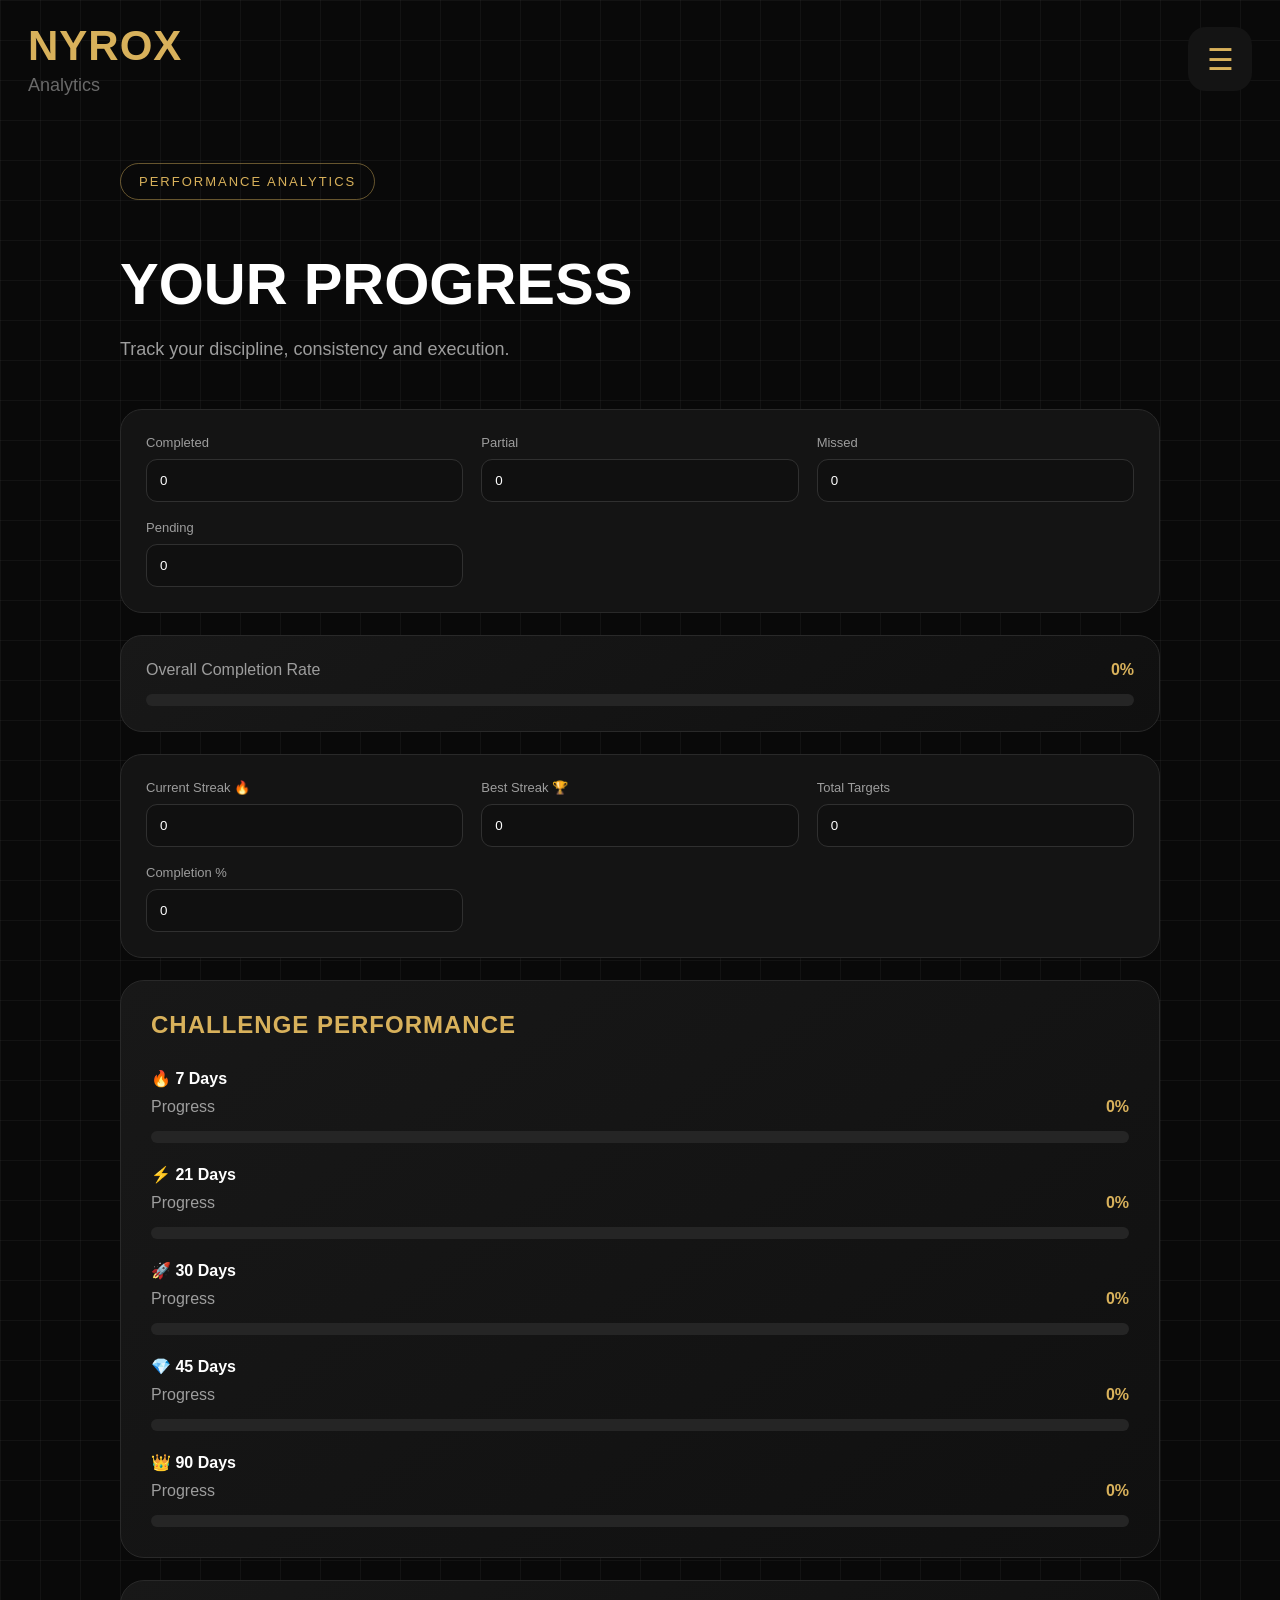
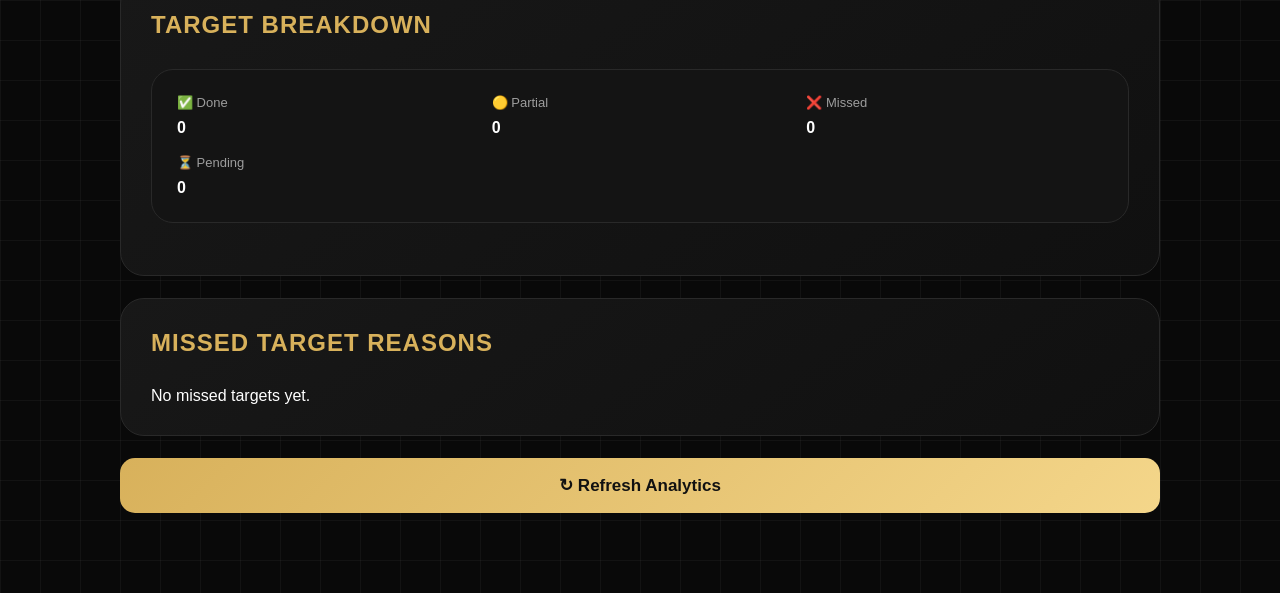
<file: analytics.html>
<!DOCTYPE html>
<html lang="en">

<head>

<meta charset="UTF-8">
<meta name="viewport" content="width=device-width, initial-scale=1.0">

<title>NYROX — Analytics</title>

<link rel="stylesheet" href="style.css">

</head>

<body>

<div class="background-grid"></div>

<div class="overlay"></div>


<!-- =================================================
     SIDEBAR
================================================= -->

<div class="sidebar">

<h2>NYROX</h2>

<a href="index.html">🏠 Home</a>

<a href="dashboard.html">🎯 Challenges</a>

<a href="7days.html">🔥 7 Days</a>

<a href="21days.html">⚡ 21 Days</a>

<a href="30days.html">🚀 30 Days</a>

<a href="45days.html">💎 45 Days</a>

<a href="90days.html">👑 90 Days</a>

<a href="analytics.html">📊 Analytics</a>

<a href="settings.html">⚙️ Settings</a>

</div>


<!-- =================================================
     HEADER
================================================= -->

<header class="header">

<div class="logo">

<h1>NYROX</h1>

<p>Analytics</p>

</div>

<button class="menu-btn">
☰
</button>

</header>


<!-- =================================================
     ANALYTICS PAGE
================================================= -->

<main class="daily-page">


<div class="page-heading">

<span class="badge">
PERFORMANCE ANALYTICS
</span>

<h2>
YOUR <span>PROGRESS</span>
</h2>

<p>
Track your discipline, consistency and execution.
</p>

</div>


<!-- =================================================
     OVERALL STATS
================================================= -->

<section class="info-card analytics-stats">


<div class="info-item">

<label>Completed</label>

<input
type="number"
id="totalDone"
value="0"
readonly>

</div>


<div class="info-item">

<label>Partial</label>

<input
type="number"
id="totalPartial"
value="0"
readonly>

</div>


<div class="info-item">

<label>Missed</label>

<input
type="number"
id="totalMissed"
value="0"
readonly>

</div>


<div class="info-item">

<label>Pending</label>

<input
type="number"
id="totalPending"
value="0"
readonly>

</div>


</section>


<!-- =================================================
     COMPLETION RATE
================================================= -->

<section class="progress-card">

<div class="progress-top">

<span>Overall Completion Rate</span>

<span id="completionRate">
0%
</span>

</div>


<div class="progress-bar">

<div
class="progress-fill"
id="overallProgressFill">
</div>

</div>

</section>


<!-- =================================================
     STREAK
================================================= -->

<section class="info-card analytics-stats">


<div class="info-item">

<label>Current Streak 🔥</label>

<input
type="number"
id="currentStreak"
value="0"
readonly>

</div>


<div class="info-item">

<label>Best Streak 🏆</label>

<input
type="number"
id="bestStreak"
value="0"
readonly>

</div>


<div class="info-item">

<label>Total Targets</label>

<input
type="number"
id="totalTargets"
value="0"
readonly>

</div>


<div class="info-item">

<label>Completion %</label>

<input
type="number"
id="completionNumber"
value="0"
readonly>

</div>


</section>


<!-- =================================================
     CHALLENGE PERFORMANCE
================================================= -->

<section class="target-sheet">

<h2>CHALLENGE PERFORMANCE</h2>


<div class="analytics-challenge">

<h3>🔥 7 Days</h3>

<div class="progress-top">

<span>Progress</span>

<span id="progress7">
0%
</span>

</div>

<div class="progress-bar">

<div
class="progress-fill"
id="fill7">
</div>

</div>

</div>


<div class="analytics-challenge">

<h3>⚡ 21 Days</h3>

<div class="progress-top">

<span>Progress</span>

<span id="progress21">
0%
</span>

</div>

<div class="progress-bar">

<div
class="progress-fill"
id="fill21">
</div>

</div>

</div>


<div class="analytics-challenge">

<h3>🚀 30 Days</h3>

<div class="progress-top">

<span>Progress</span>

<span id="progress30">
0%
</span>

</div>

<div class="progress-bar">

<div
class="progress-fill"
id="fill30">
</div>

</div>

</div>


<div class="analytics-challenge">

<h3>💎 45 Days</h3>

<div class="progress-top">

<span>Progress</span>

<span id="progress45">
0%
</span>

</div>

<div class="progress-bar">

<div
class="progress-fill"
id="fill45">
</div>

</div>

</div>


<div class="analytics-challenge">

<h3>👑 90 Days</h3>

<div class="progress-top">

<span>Progress</span>

<span id="progress90">
0%
</span>

</div>

<div class="progress-bar">

<div
class="progress-fill"
id="fill90">
</div>

</div>

</div>


</section>


<!-- =================================================
     STATUS BREAKDOWN
================================================= -->

<section class="target-sheet">

<h2>TARGET BREAKDOWN</h2>


<div class="info-card">

<div class="info-item">

<label>✅ Done</label>

<strong id="breakdownDone">
0
</strong>

</div>


<div class="info-item">

<label>🟡 Partial</label>

<strong id="breakdownPartial">
0
</strong>

</div>


<div class="info-item">

<label>❌ Missed</label>

<strong id="breakdownMissed">
0
</strong>

</div>


<div class="info-item">

<label>⏳ Pending</label>

<strong id="breakdownPending">
0
</strong>

</div>

</div>


</section>


<!-- =================================================
     MISSED REASONS
================================================= -->

<section class="target-sheet">

<h2>MISSED TARGET REASONS</h2>

<div id="missedReasons">

<p>
No missed targets yet.
</p>

</div>

</section>


<!-- =================================================
     REFRESH
================================================= -->

<button
class="save-btn"
id="refreshAnalytics">

↻ Refresh Analytics

</button>


</main>


<!-- =================================================
     JAVASCRIPT
================================================= -->

<script src="analytics.js"></script>

</body>

</html>
</file>
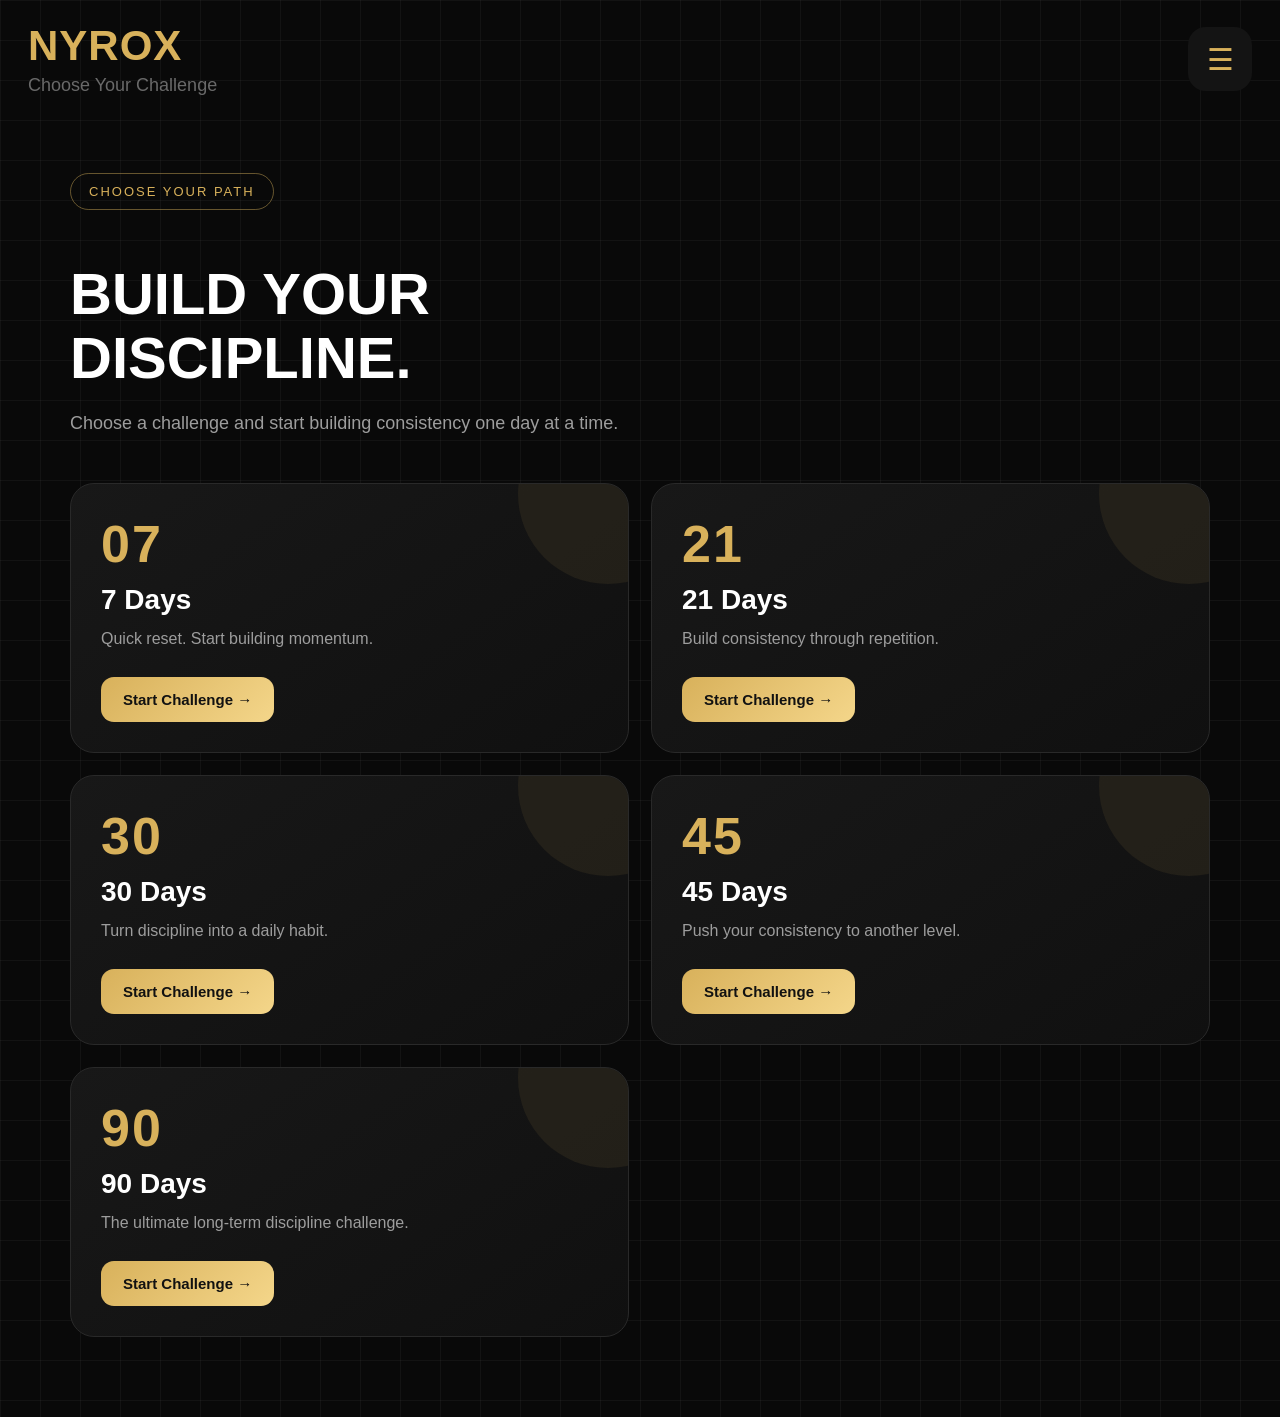
<file: dashboard.html>
<!DOCTYPE html>
<html lang="en">

<head>
<meta charset="UTF-8">
<meta name="viewport" content="width=device-width, initial-scale=1.0">

<title>NYROX — Challenges</title>

<link rel="stylesheet" href="style.css">
</head>

<body>

<div class="background-grid"></div>

<div class="overlay"></div>

<!-- Sidebar -->

<div class="sidebar">

<h2>NYROX</h2>

<a href="index.html">🏠 Home</a>
<a href="dashboard.html">🎯 Challenges</a>
<a href="analytics.html">📊 Analytics</a>
<a href="settings.html">⚙️ Settings</a>
<a href="#">⭐ Premium</a>

</div>

<!-- Header -->

<header class="header">

<div class="logo">

<h1>NYROX</h1>

<p>Choose Your Challenge</p>

</div>

<button class="menu-btn">
☰
</button>

</header>

<!-- Dashboard -->

<main class="challenge-page">

<div class="page-heading">

<span class="badge">
CHOOSE YOUR PATH
</span>

<h2>
BUILD YOUR<br>
DISCIPLINE.
</h2>

<p>
Choose a challenge and start building
consistency one day at a time.
</p>

</div>

<!-- Challenge Cards -->

<section class="challenge-grid">

<div class="challenge-card">

<span class="challenge-number">
07
</span>

<h3>
7 Days
</h3>

<p>
Quick reset. Start building momentum.
</p>

<button class="challenge-btn" data-page="7days.html">
    Start Challenge →
</button>

</div>


<div class="challenge-card">

<span class="challenge-number">
21
</span>

<h3>
21 Days
</h3>

<p>
Build consistency through repetition.
</p>

<button class="challenge-btn" data-page="21days.html">
    Start Challenge →
</button>

</div>


<div class="challenge-card">

<span class="challenge-number">
30
</span>

<h3>
30 Days
</h3>

<p>
Turn discipline into a daily habit.
</p>

<button class="challenge-btn" data-page="30days.html">
    Start Challenge →
</button>

</div>


<div class="challenge-card">

<span class="challenge-number">
45
</span>

<h3>
45 Days
</h3>

<p>
Push your consistency to another level.
</p>

<button class="challenge-btn" data-page="45days.html">
    Start Challenge →
</button>

</div>


<div class="challenge-card">

<span class="challenge-number">
90
</span>

<h3>
90 Days
</h3>

<p>
The ultimate long-term discipline challenge.
</p>

<button class="challenge-btn" data-page="90days.html">
    Start Challenge →
</button>

</div>

</section>

</main>

<script src="script.js"></script>

</body>

</html>
</file>
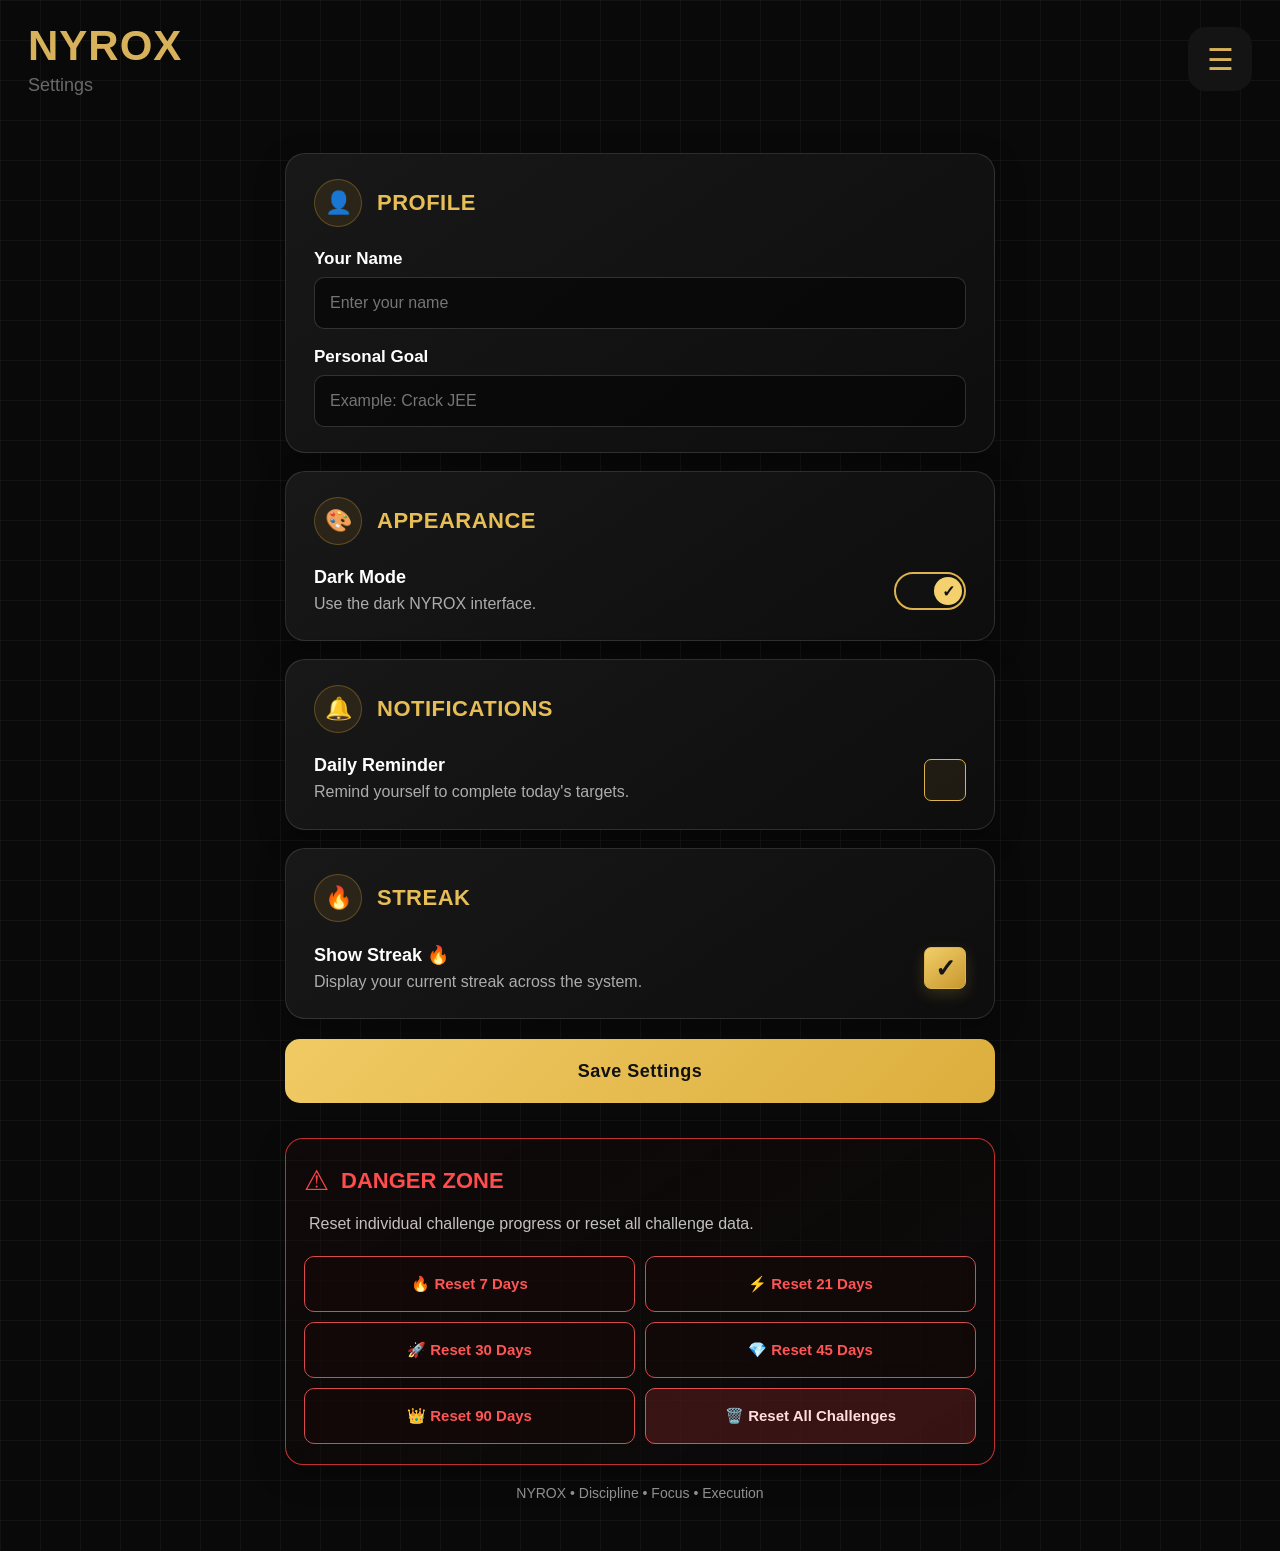
<file: settings.html>
<!DOCTYPE html>
<html lang="en">

<head>
    <meta charset="UTF-8">

    <meta name="viewport"
          content="width=device-width, initial-scale=1.0">

    <title>NYROX — Settings</title>

    <link rel="stylesheet" href="style.css">
</head>

<body>

<div class="background-grid"></div>
<div class="overlay"></div>


<!-- =================================================
     SIDEBAR
================================================= -->

<div class="sidebar">

    <div class="sidebar-brand">

        <h2>NYROX</h2>

        <p>
            DISCIPLINE • FOCUS • EXECUTION
        </p>

    </div>


    <a href="index.html">
        🏠 Home
    </a>

    <a href="dashboard.html">
        🎯 Challenges
    </a>

    <a href="7days.html">
        🔥 7 Days
    </a>

    <a href="21days.html">
        ⚡ 21 Days
    </a>

    <a href="30days.html">
        🚀 30 Days
    </a>

    <a href="45days.html">
        💎 45 Days
    </a>

    <a href="90days.html">
        👑 90 Days
    </a>

    <a href="analytics.html">
        📊 Analytics
    </a>

    <a href="settings.html" class="active">
        ⚙ Settings
    </a>

</div>


<!-- =================================================
     HEADER
================================================= -->

<header class="header">

    <div class="logo">

        <h1>NYROX</h1>

        <p>
            Settings
        </p>

    </div>


    <button
        class="menu-btn"
        type="button">

        ☰

    </button>

</header>


<!-- =================================================
     SETTINGS PAGE
================================================= -->

<main class="settings-page">


    <!-- =================================================
         PROFILE
    ================================================= -->

    <section class="settings-card">

        <div class="settings-title">

            <div class="settings-icon">
                👤
            </div>

            <h2>
                PROFILE
            </h2>

        </div>


        <div class="setting-field">

            <label for="userName">
                Your Name
            </label>

            <input
                type="text"
                id="userName"
                placeholder="Enter your name">

        </div>


        <div class="setting-field">

            <label for="userGoal">
                Personal Goal
            </label>

            <input
                type="text"
                id="userGoal"
                placeholder="Example: Crack JEE">

        </div>

    </section>


    <!-- =================================================
         APPEARANCE
    ================================================= -->

    <section class="settings-card">

        <div class="settings-title">

            <div class="settings-icon">
                🎨
            </div>

            <h2>
                APPEARANCE
            </h2>

        </div>


        <div class="setting-option">

            <div>

                <h3>
                    Dark Mode
                </h3>

                <p>
                    Use the dark NYROX interface.
                </p>

            </div>


            <label class="nyrox-toggle">

                <input
                    type="checkbox"
                    id="darkMode"
                    checked>

                <span class="toggle-track">

                    <span class="toggle-circle">
                        ✓
                    </span>

                </span>

            </label>

        </div>

    </section>


    <!-- =================================================
         NOTIFICATIONS
    ================================================= -->

    <section class="settings-card">

        <div class="settings-title">

            <div class="settings-icon">
                🔔
            </div>

            <h2>
                NOTIFICATIONS
            </h2>

        </div>


        <div class="setting-option">

            <div>

                <h3>
                    Daily Reminder
                </h3>

                <p>
                    Remind yourself to complete
                    today's targets.
                </p>

            </div>


            <label class="nyrox-check">

                <input
                    type="checkbox"
                    id="dailyReminder">

                <span>
                    ✓
                </span>

            </label>

        </div>

    </section>


    <!-- =================================================
         STREAK
    ================================================= -->

    <section class="settings-card">

        <div class="settings-title">

            <div class="settings-icon">
                🔥
            </div>

            <h2>
                STREAK
            </h2>

        </div>


        <div class="setting-option">

            <div>

                <h3>
                    Show Streak 🔥
                </h3>

                <p>
                    Display your current streak
                    across the system.
                </p>

            </div>


            <label class="nyrox-check">

                <input
                    type="checkbox"
                    id="showStreak"
                    checked>

                <span>
                    ✓
                </span>

            </label>

        </div>

    </section>


    <!-- =================================================
         SAVE SETTINGS
    ================================================= -->

    <button
        type="button"
        id="saveSettings"
        class="settings-save-btn">

        Save Settings

    </button>


    <!-- =================================================
         DANGER ZONE
    ================================================= -->

    <section class="settings-card danger-zone">

        <div class="danger-title">

            <span>
                ⚠
            </span>

            <h2>
                DANGER ZONE
            </h2>

        </div>


        <p class="danger-description">

            Reset individual challenge progress
            or reset all challenge data.

        </p>


        <div class="reset-grid">


            <!-- 7 DAYS -->

            <button
                type="button"
                id="reset7Days"
                class="reset-btn">

                🔥 Reset 7 Days

            </button>


            <!-- 21 DAYS -->

            <button
                type="button"
                id="reset21Days"
                class="reset-btn">

                ⚡ Reset 21 Days

            </button>


            <!-- 30 DAYS -->

            <button
                type="button"
                id="reset30Days"
                class="reset-btn">

                🚀 Reset 30 Days

            </button>


            <!-- 45 DAYS -->

            <button
                type="button"
                id="reset45Days"
                class="reset-btn">

                💎 Reset 45 Days

            </button>


            <!-- 90 DAYS -->

            <button
                type="button"
                id="reset90Days"
                class="reset-btn">

                👑 Reset 90 Days

            </button>


            <!-- RESET ALL -->

            <button
                type="button"
                id="resetAllChallenges"
                class="reset-btn reset-all">

                🗑️ Reset All Challenges

            </button>

        </div>

    </section>


    <!-- =================================================
         FOOTER
    ================================================= -->

    <div class="settings-footer">

        NYROX • Discipline • Focus • Execution

    </div>

</main>


<!-- =================================================
     SETTINGS JAVASCRIPT
================================================= -->

<script src="settings.js"></script>

</body>

</html>
</file>
<file: style.css>
/* =======================================
   NYROX V3 - PART 2A
   Global + Background + Header + Hero
======================================= */

*{
margin:0;
padding:0;
box-sizing:border-box;
font-family:Arial, Helvetica, sans-serif;
}

:root{

--bg:#090909;
--card:#141414;
--card2:#1b1b1b;

--gold:#D8B15B;
--gold2:#F4D68A;

--text:#ffffff;
--gray:#9d9d9d;

}

html{

scroll-behavior:smooth;

}

body{

background:var(--bg);

color:var(--text);

overflow-x:hidden;

min-height:100vh;

}

/* =========================
Background Grid
========================= */

.background-grid{

position:fixed;

top:0;

left:0;

width:100%;

height:100%;

background-image:

linear-gradient(rgba(255,255,255,.04) 1px, transparent 1px),

linear-gradient(90deg, rgba(255,255,255,.04) 1px, transparent 1px);

background-size:40px 40px;

z-index:-2;

}

/* =========================
Header
========================= */

.header{

display:flex;

justify-content:space-between;

align-items:center;

padding:22px 28px;

}

.logo h1{

font-size:52px;

letter-spacing:8px;

color:var(--gold);

font-weight:900;

}

.logo p{

margin-top:8px;

font-size:18px;

color:var(--gray);

}

.menu-btn{

width:64px;

height:64px;

border:none;

border-radius:18px;

background:var(--card);

color:var(--gold);

font-size:30px;

cursor:pointer;

transition:.35s;

}

.menu-btn:hover{

transform:scale(1.05);

background:#202020;

}

/* =========================
Hero
========================= */

.hero{

padding:90px 30px;

max-width:850px;

}

.badge{

display:inline-block;

padding:10px 18px;

border:1px solid rgba(216,177,91,.45);

border-radius:50px;

color:var(--gold);

font-size:13px;

letter-spacing:2px;

margin-bottom:30px;

}

.hero h2{

font-size:70px;

line-height:1.15;

margin-bottom:25px;

}

.hero p{

font-size:22px;

color:var(--gray);

line-height:1.8;

max-width:650px;

margin-bottom:45px;

}

.start-btn{

padding:18px 38px;

border:none;

border-radius:16px;

background:linear-gradient(135deg,var(--gold),var(--gold2));

font-size:20px;

font-weight:bold;

cursor:pointer;

color:#111;

transition:.35s;

}

.start-btn:hover{

transform:translateY(-4px);

box-shadow:0 12px 35px rgba(216,177,91,.30);

}
/* =======================================
   NYROX V3 - PART 2B
   Sidebar + Features + Footer
======================================= */

/* ========= Sidebar ========= */

.overlay{

position:fixed;

top:0;
left:0;

width:100%;
height:100%;

background:rgba(0,0,0,.6);

backdrop-filter:blur(3px);

opacity:0;

visibility:hidden;

transition:.35s;

z-index:90;

}

.overlay.active{

opacity:1;

visibility:visible;

}

.sidebar{

position:fixed;

top:0;

right:-320px;

width:300px;

height:100vh;

background:#111;

border-left:1px solid #262626;

padding:35px 25px;

transition:.35s;

z-index:100;

}

.sidebar.active{

right:0;

}

.sidebar h2{

color:var(--gold);

font-size:32px;

margin-bottom:35px;

letter-spacing:3px;

}

.sidebar a{

display:block;

text-decoration:none;

color:white;

padding:15px;

margin-bottom:12px;

border-radius:12px;

transition:.3s;

background:#181818;

}

.sidebar a:hover{

background:var(--gold);

color:#111;

transform:translateX(6px);

}

/* ========= Features ========= */

.features{

padding:30px;

display:grid;

grid-template-columns:repeat(auto-fit,minmax(260px,1fr));

gap:22px;

}

.feature-card{

background:var(--card);

border:1px solid #2b2b2b;

padding:28px;

border-radius:22px;

transition:.35s;

}

.feature-card:hover{

transform:translateY(-8px);

border-color:var(--gold);

box-shadow:0 15px 35px rgba(216,177,91,.18);

}

.feature-card h3{

color:var(--gold);

font-size:24px;

margin-bottom:15px;

}

.feature-card p{

color:var(--gray);

line-height:1.8;

}

/* ========= Quote ========= */

.quote{

padding:80px 30px;

text-align:center;

}

.quote h2{

max-width:850px;

margin:auto;

font-size:38px;

line-height:1.5;

color:var(--gold2);

}

/* ========= Footer ========= */

footer{

margin-top:60px;

padding:30px;

text-align:center;

border-top:1px solid #222;

color:var(--gray);

font-size:15px;

}
/* =======================================
   NYROX V3 - PART 2C
   Animations + Responsive + Final Polish
======================================= */

/* ========= Fade Animation ========= */

.header,
.hero,
.features,
.quote,
footer{

animation:fadeUp .8s ease;

}

@keyframes fadeUp{

0%{

opacity:0;

transform:translateY(35px);

}

100%{

opacity:1;

transform:translateY(0);

}

}

/* ========= Buttons ========= */

button{

transition:.3s ease;

}

button:hover{

transform:translateY(-3px);

}

button:active{

transform:scale(.96);

}

/* ========= Scrollbar ========= */

::-webkit-scrollbar{

width:8px;

}

::-webkit-scrollbar-track{

background:#111;

}

::-webkit-scrollbar-thumb{

background:var(--gold);

border-radius:20px;

}

::-webkit-scrollbar-thumb:hover{

background:var(--gold2);

}

/* ========= Selection ========= */

::selection{

background:var(--gold);

color:#111;

}

/* ========= Glass Effect ========= */

.glass{

background:rgba(255,255,255,.04);

backdrop-filter:blur(14px);

border:1px solid rgba(255,255,255,.08);

}

/* ========= Responsive ========= */

@media (max-width:768px){

.header{

padding:18px;

}

.logo h1{

font-size:38px;

letter-spacing:5px;

}

.logo p{

font-size:13px;

}

.menu-btn{

width:54px;

height:54px;

font-size:24px;

}

.hero{

padding:60px 20px;

}

.hero h2{

font-size:44px;

}

.hero p{

font-size:17px;

}

.start-btn{

width:100%;

}

.features{

grid-template-columns:1fr;

padding:20px;

}

.feature-card{

padding:22px;

}

.quote{

padding:50px 20px;

}

.quote h2{

font-size:28px;

}

.sidebar{

width:260px;

}

}

/* ========= Desktop ========= */

@media (min-width:1200px){

.hero{

max-width:1000px;

}

.hero h2{

font-size:82px;

}

.hero p{

font-size:24px;

}

.features{

max-width:1200px;

margin:auto;

}

}
/* ===== Ripple Effect ===== */

button{

position:relative;

overflow:hidden;

}

.ripple{

position:absolute;

width:15px;

height:15px;

background:rgba(255,255,255,.5);

border-radius:50%;

transform:translate(-50%,-50%);

animation:ripple .6s linear;

pointer-events:none;

}

@keyframes ripple{

0%{

transform:translate(-50%,-50%) scale(0);

opacity:1;

}

100%{

transform:translate(-50%,-50%) scale(18);

opacity:0;

}

}
/* ===== Page Transition ===== */

body.page-enter{
    opacity:0;
    transform:translateY(10px);
}

body.page-enter-active{
    opacity:1;
    transform:translateY(0);
    transition:opacity .35s ease, transform .35s ease;
}

body.page-exit{
    opacity:0;
    transform:translateY(-10px);
    transition:opacity .3s ease, transform .3s ease;
}
/* =======================================
   NYROX V3 - PART 4B
   Challenge Dashboard
======================================= */

/* ===== Challenge Page ===== */

.challenge-page{
    padding:55px 30px 80px;
    max-width:1200px;
    margin:auto;
}

/* ===== Page Heading ===== */

.page-heading{
    margin-bottom:45px;
}

.page-heading h2{
    font-size:58px;
    line-height:1.1;
    margin:22px 0 18px;
}

.page-heading p{
    max-width:650px;
    color:var(--gray);
    font-size:18px;
    line-height:1.7;
}

/* ===== Challenge Grid ===== */

.challenge-grid{
    display:grid;
    grid-template-columns:repeat(2,1fr);
    gap:22px;
}

/* ===== Challenge Card ===== */

.challenge-card{
    position:relative;
    overflow:hidden;

    background:linear-gradient(
        145deg,
        #181818,
        #101010
    );

    border:1px solid #292929;

    border-radius:24px;

    padding:30px;

    min-height:270px;

    transition:
        transform .35s ease,
        border-color .35s ease,
        box-shadow .35s ease;
}

.challenge-card::before{
    content:"";

    position:absolute;

    width:180px;
    height:180px;

    top:-80px;
    right:-70px;

    background:rgba(216,177,91,.08);

    border-radius:50%;

    transition:.4s ease;
}

.challenge-card:hover{
    transform:translateY(-8px);

    border-color:rgba(216,177,91,.65);

    box-shadow:
        0 18px 45px rgba(0,0,0,.45),
        0 0 30px rgba(216,177,91,.08);
}

.challenge-card:hover::before{
    transform:scale(1.4);
}

/* ===== Challenge Number ===== */

.challenge-number{
    display:block;

    color:var(--gold);

    font-size:52px;

    font-weight:900;

    letter-spacing:2px;

    margin-bottom:10px;
}

/* ===== Challenge Title ===== */

.challenge-card h3{
    font-size:28px;

    margin-bottom:10px;
}

/* ===== Challenge Description ===== */

.challenge-card p{
    color:var(--gray);

    line-height:1.6;

    max-width:400px;

    margin-bottom:25px;
}

/* ===== Challenge Button ===== */

.challenge-btn{
    position:relative;
    z-index:2;

    border:none;

    padding:14px 22px;

    border-radius:13px;

    background:linear-gradient(
        135deg,
        var(--gold),
        var(--gold2)
    );

    color:#111;

    font-size:15px;

    font-weight:700;

    cursor:pointer;

    transition:.3s ease;
}

.challenge-btn:hover{
    transform:translateY(-3px);

    box-shadow:
        0 10px 25px rgba(216,177,91,.22);
}

/* ===== Mobile ===== */

@media (max-width:768px){

    .challenge-page{
        padding:40px 20px 60px;
    }

    .page-heading h2{
        font-size:42px;
    }

    .page-heading p{
        font-size:16px;
    }

    .challenge-grid{
        grid-template-columns:1fr;
    }

    .challenge-card{
        min-height:240px;
        padding:24px;
    }

    .challenge-number{
        font-size:44px;
    }

}
/* ===== Challenge Selection ===== */

.challenge-selected {
    transform: scale(.98);
    border-color: var(--gold);
    box-shadow: 0 0 30px rgba(216,177,91,.15);
}

.challenge-btn:disabled {
    opacity: .7;
    cursor: wait;
}
/* =======================================
   NYROX V3 - PART 4E
   7 Days Dashboard UI
======================================= */

/* ===== Daily Page ===== */

.daily-page{
    width:100%;
    max-width:1100px;
    margin:auto;
    padding:45px 30px 80px;
}

/* ===== Progress Card ===== */

.progress-card{
    background:linear-gradient(145deg,#181818,#101010);
    border:1px solid #292929;
    border-radius:22px;
    padding:25px;
    margin-bottom:22px;
}

.progress-top{
    display:flex;
    justify-content:space-between;
    align-items:center;
    margin-bottom:15px;
    color:var(--gray);
}

.progress-top span:last-child{
    color:var(--gold);
    font-weight:800;
}

.progress-bar{
    width:100%;
    height:12px;
    background:#252525;
    border-radius:20px;
    overflow:hidden;
}

.progress-fill{
    width:0%;
    height:100%;
    background:linear-gradient(
        90deg,
        var(--gold),
        var(--gold2)
    );
    border-radius:20px;
    transition:width .5s ease;
}

/* ===== Week Tracker Card ===== */

.week-tracker-card{
    background:var(--card);
    border:1px solid #292929;
    border-radius:22px;
    padding:25px;
    margin-bottom:22px;
}

.week-tracker-card h3{
    color:var(--gold);
    margin-bottom:18px;
    letter-spacing:1px;
}

/* ===== Week Tracker ===== */

.week-tracker{
    display:grid;
    grid-template-columns:repeat(7,1fr);
    gap:10px;
}

.week-tracker .day{
    background:#181818;
    border:1px solid #292929;
    border-radius:12px;
    padding:14px 5px;
    text-align:center;
    color:#888;
    font-size:13px;
    font-weight:700;
    cursor:pointer;
    transition:.3s ease;
}

.week-tracker .day:hover{
    color:var(--gold);
    border-color:var(--gold);
}

.week-tracker .day.active{
    background:var(--gold);
    color:#111;
    border-color:var(--gold);
}

/* ===== Info Card ===== */

.daily-page .info-card{
    display:grid;
    grid-template-columns:repeat(3,1fr);
    gap:18px;
    background:var(--card);
    border:1px solid #292929;
    border-radius:22px;
    padding:25px;
    margin-bottom:22px;
}

.info-item{
    display:flex;
    flex-direction:column;
    gap:9px;
}

.info-item label{
    color:var(--gray);
    font-size:13px;
}

.info-item input{
    width:100%;
    background:#101010;
    border:1px solid #303030;
    color:white;
    padding:13px;
    border-radius:11px;
    outline:none;
}

.info-item input:focus{
    border-color:var(--gold);
}

/* ===== Target Sheet ===== */

.target-sheet{
    background:linear-gradient(145deg,#181818,#101010);
    border:1px solid #292929;
    border-radius:24px;
    padding:30px;
    margin-bottom:22px;
}

.target-sheet > h2{
    color:var(--gold);
    font-size:24px;
    margin-bottom:30px;
    letter-spacing:1px;
}

.target-sheet h3{
    font-size:16px;
    margin:22px 0 10px;
}

/* ===== Full Input ===== */

.full-input{
    width:100%;
    background:#101010;
    border:1px solid #303030;
    border-radius:12px;
    padding:15px;
    color:white;
    outline:none;
}

.full-input:focus{
    border-color:var(--gold);
}

/* ===== Target Row ===== */

.target-row{
    display:grid;
    grid-template-columns:1fr 150px;
    gap:12px;
    margin-bottom:12px;
}

.task-input,
.task-status{
    width:100%;
    background:#101010;
    border:1px solid #303030;
    color:white;
    padding:14px;
    border-radius:11px;
    outline:none;
}

.task-input:focus,
.task-status:focus{
    border-color:var(--gold);
}

/* ===== Add Target ===== */

#addTask{
    margin-top:12px;
    background:#202020;
    color:var(--gold);
    border:1px solid #3a3a3a;
}

#addTask:hover{
    border-color:var(--gold);
    background:#252525;
}

/* ===== Save Button ===== */

.save-btn{
    display:block;
    width:100%;
    border:none;
    border-radius:15px;
    padding:17px;
    background:linear-gradient(
        135deg,
        var(--gold),
        var(--gold2)
    );
    color:#111;
    font-size:17px;
    font-weight:800;
    cursor:pointer;
    transition:.3s ease;
}

.save-btn:hover{
    transform:translateY(-3px);
    box-shadow:
        0 12px 30px rgba(216,177,91,.2);
}

/* ===== Mobile ===== */

@media(max-width:768px){

    .daily-page{
        padding:35px 18px 60px;
    }

    .daily-page .info-card{
        grid-template-columns:1fr;
    }

    .week-tracker{
        grid-template-columns:repeat(4,1fr);
    }

    .target-sheet{
        padding:22px 18px;
    }

    .target-row{
        grid-template-columns:1fr;
    }

}

/* ===== Small Mobile ===== */

@media(max-width:420px){

    .week-tracker{
        grid-template-columns:repeat(2,1fr);
    }

    .page-heading h2{
        font-size:38px;
    }

}
/* ===== Week Completion ===== */

.week-tracker .day.completed{

    background:var(--gold);

    color:#111;

    border-color:var(--gold);

    box-shadow:
        0 0 18px rgba(216,177,91,.20);

}

.week-tracker .day.completed::after{

    content:" ✓";

    font-weight:900;

}

.week-tracker .day.partial{

    border-color:var(--gold);

    color:var(--gold);

}
/* =======================================
   NYROX V3 - PART 4J
   Completed Day Indicator
======================================= */

.week-tracker .day.completed {
    background: #D8B15B;
    color: #111;
    border-color: #D8B15B;
    position: relative;
}

.week-tracker .day.completed::after {
    content: "✓";
    margin-left: 6px;
    font-weight: 900;
}

.week-tracker .day.partial {
    border-color: #D8B15B;
    color: #D8B15B;
}
/* ===== Remove Target Button ===== */

.remove-task-btn {
    width: 42px;
    height: 42px;

    border: 1px solid #333;
    border-radius: 10px;

    background: #181818;
    color: #999;

    font-size: 18px;
    font-weight: bold;

    cursor: pointer;
    flex-shrink: 0;
}

.remove-task-btn:hover {
    color: #D8B15B;
    border-color: #D8B15B;
}
/* =======================================
   REMOVE TARGET BUTTON - FIX
======================================= */

.target-row {
    position: relative;
}

.remove-task-btn {
    display: flex !important;
    align-items: center;
    justify-content: center;

    width: 42px !important;
    height: 42px !important;

    margin: 8px 0 0 auto !important;

    border: 1px solid #555 !important;
    border-radius: 10px !important;

    background: #181818 !important;
    color: #D8B15B !important;

    font-size: 18px !important;
    font-weight: bold;

    cursor: pointer;
}

.remove-task-btn:active {
    transform: scale(0.95);
}
/* ================================
   MISSED REASON BOX
================================ */

.missed-reason {
    width: 100%;
    min-height: 90px;
    box-sizing: border-box;

    background: #171717;
    color: #ffffff;

    border: 1px solid #333;
    border-radius: 14px;

    padding: 14px 16px;

    font-family: inherit;
    font-size: 16px;

    outline: none;

    /* Bottom-right resize handle remove */
    resize: none;
}

.missed-reason::placeholder {
    color: #777;
}

.missed-reason:focus {
    border-color: #d9b45b;
}
/* =================================================
   SETTINGS PAGE SPACING
================================================= */

#saveSettings {
    margin-bottom: 35px;
}

#saveSettings + .target-sheet {
    margin-top: 0;
}
/* =====================================================
   NYROX SETTINGS — PREMIUM UI
===================================================== */

.settings-page {
    width: min(100%, 760px);
    margin: 0 auto;
    padding: 35px 25px 50px;
}


/* HEADER */

.header .logo h1 {
    margin: 0;
    font-size: 42px;
    letter-spacing: 1px;
}

.header .logo p {
    margin-top: 5px;
    opacity: 0.65;
}


/* SIDEBAR BRAND */

.sidebar-brand {
    margin-bottom: 35px;
}

.sidebar-brand h2 {
    font-size: 38px;
    margin: 0;
}

.sidebar-brand p {
    font-size: 9px;
    letter-spacing: 1px;
    margin-top: 4px;
    opacity: 0.75;
}


/* SIDEBAR ACTIVE */

.sidebar a.active {
    border: 1px solid #d9a934;
    background: rgba(218, 169, 52, 0.08);
    border-radius: 14px;
    color: #f0c75e;
}


/* SETTINGS CARD */

.settings-card {
    background: linear-gradient(
        145deg,
        rgba(25, 25, 25, 0.96),
        rgba(14, 14, 14, 0.96)
    );

    border: 1px solid rgba(255,255,255,0.12);

    border-radius: 20px;

    padding: 25px 28px;

    margin-bottom: 18px;

    box-shadow:
        0 10px 30px rgba(0,0,0,0.25);
}


/* TITLE */

.settings-title {
    display: flex;
    align-items: center;
    gap: 15px;
    margin-bottom: 22px;
}

.settings-title h2 {
    margin: 0;
    color: #e7bd55;
    font-size: 22px;
    letter-spacing: 0.5px;
}

.settings-icon {
    width: 48px;
    height: 48px;

    display: flex;
    align-items: center;
    justify-content: center;

    border-radius: 50%;

    background: rgba(220,170,55,0.10);

    border: 1px solid rgba(220,170,55,0.30);

    font-size: 22px;
}


/* INPUTS */

.setting-field {
    margin-bottom: 18px;
}

.setting-field:last-child {
    margin-bottom: 0;
}

.setting-field label {
    display: block;

    font-size: 17px;
    font-weight: 600;

    margin-bottom: 8px;
}

.setting-field input {
    width: 100%;
    box-sizing: border-box;

    height: 52px;

    padding: 0 15px;

    border-radius: 10px;

    border: 1px solid rgba(255,255,255,0.16);

    background: rgba(5,5,5,0.65);

    color: #fff;

    font-size: 16px;

    outline: none;
}

.setting-field input:focus {
    border-color: #dcb44f;

    box-shadow:
        0 0 0 2px rgba(220,180,79,0.10);
}


/* OPTION */

.setting-option {
    display: flex;

    align-items: center;

    justify-content: space-between;

    gap: 20px;
}

.setting-option h3 {
    margin: 0 0 5px;

    font-size: 18px;
}

.setting-option p {
    margin: 0;

    color: rgba(255,255,255,0.65);

    font-size: 16px;

    line-height: 1.4;
}


/* =====================================================
   GOLD TOGGLE
===================================================== */

.nyrox-toggle {
    flex-shrink: 0;

    cursor: pointer;

    position: relative;
}

.nyrox-toggle input {
    display: none;
}

.toggle-track {
    width: 72px;
    height: 38px;

    display: block;

    border-radius: 30px;

    border: 2px solid #dcb34d;

    background: #171717;

    position: relative;

    transition: 0.25s;
}

.toggle-circle {
    width: 28px;
    height: 28px;

    position: absolute;

    top: 3px;
    left: 4px;

    border-radius: 50%;

    background: #dcb34d;

    color: #111;

    display: flex;

    align-items: center;
    justify-content: center;

    font-weight: 900;

    transition: 0.25s;
}

.nyrox-toggle input:checked + .toggle-track {
    background: #111;
}

.nyrox-toggle input:checked + .toggle-track .toggle-circle {
    transform: translateX(34px);

    background: #f4d16c;
}


/* =====================================================
   GOLD CHECKBOX
===================================================== */

.nyrox-check {
    flex-shrink: 0;

    cursor: pointer;

    position: relative;
}

.nyrox-check input {
    display: none;
}

.nyrox-check span {
    width: 42px;
    height: 42px;

    display: flex;

    align-items: center;
    justify-content: center;

    border-radius: 7px;

    border: 1px solid #dcb34d;

    color: transparent;

    background: rgba(220,179,77,0.08);

    font-size: 25px;
    font-weight: 900;

    transition: 0.2s;
}

.nyrox-check input:checked + span {
    background: linear-gradient(
        145deg,
        #f1ce69,
        #c9972e
    );

    color: #151515;

    box-shadow:
        0 5px 15px rgba(220,179,77,0.20);
}


/* =====================================================
   SAVE BUTTON
===================================================== */

.settings-save-btn {
    width: 100%;

    height: 64px;

    margin: 2px 0 30px;

    border: none;

    border-radius: 15px;

    background: linear-gradient(
        135deg,
        #f0ca64,
        #dcae3d
    );

    color: #111;

    font-size: 18px;

    font-weight: 800;

    letter-spacing: 0.5px;

    cursor: pointer;

    transition: 0.2s;
}

.settings-save-btn:hover {
    transform: translateY(-2px);

    box-shadow:
        0 10px 25px rgba(220,174,60,0.20);
}

.settings-save-btn:active {
    transform: scale(0.98);
}


/* =====================================================
   DANGER ZONE
===================================================== */

.danger-zone {
    padding: 25px 18px 20px;

    border: 1px solid rgba(255,60,60,0.75);

    border-radius: 18px;

    background:
        linear-gradient(
            145deg,
            rgba(45,10,10,0.20),
            rgba(10,10,10,0.85)
        );
}

.danger-title {
    display: flex;

    align-items: center;

    gap: 12px;

    margin-bottom: 15px;
}

.danger-title span {
    color: #ff4545;

    font-size: 28px;
}

.danger-title h2 {
    margin: 0;

    color: #ff4d4d;

    font-size: 22px;
}

.danger-description {
    color: rgba(255,255,255,0.75);

    line-height: 1.5;

    margin: 0 5px 20px;
}


/* RESET GRID */

.reset-grid {
    display: grid;

    grid-template-columns: 1fr 1fr;

    gap: 10px;
}


/* RESET BUTTON */

.reset-btn {
    min-height: 56px;

    padding: 10px 12px;

    border-radius: 10px;

    border: 1px solid #d84b4b;

    background: rgba(20,8,8,0.65);

    color: #ff5555;

    font-size: 15px;

    font-weight: 700;

    cursor: pointer;

    transition: 0.2s;
}

.reset-btn:hover {
    background: rgba(220,60,60,0.10);

    transform: translateY(-1px);
}

.reset-btn:active {
    transform: scale(0.97);
}


/* RESET ALL */

.reset-btn.reset-all {
    background: rgba(160,45,45,0.30);

    color: #ffdede;

    border-color: #e05252;
}


/* FOOTER */

.settings-footer {
    text-align: center;

    margin-top: 20px;

    color: rgba(255,255,255,0.55);

    font-size: 14px;
}


/* =====================================================
   MOBILE
===================================================== */

@media (max-width: 700px) {

    .settings-page {
        width: 100%;
        box-sizing: border-box;

        padding: 25px 16px 40px;
    }

    .settings-card {
        padding: 22px 20px;
        border-radius: 18px;
    }

    .settings-title h2 {
        font-size: 20px;
    }

    .setting-option {
        align-items: center;
    }

    .setting-option p {
        font-size: 14px;
    }

    .reset-grid {
        grid-template-columns: 1fr;
        gap: 10px;
    }

    .reset-btn {
        width: 100%;
    }

    .settings-save-btn {
        height: 60px;
    }

}


/* VERY SMALL PHONES */

@media (max-width: 380px) {

    .settings-card {
        padding: 20px 16px;
    }

    .setting-option {
        gap: 10px;
    }

    .setting-option h3 {
        font-size: 16px;
    }

    .setting-option p {
        font-size: 13px;
    }

    .toggle-track {
        width: 62px;
    }

    .toggle-circle {
        width: 26px;
        height: 26px;
    }

    .nyrox-toggle input:checked
    + .toggle-track
    .toggle-circle {
        transform: translateX(28px);
    }

}
</file>
